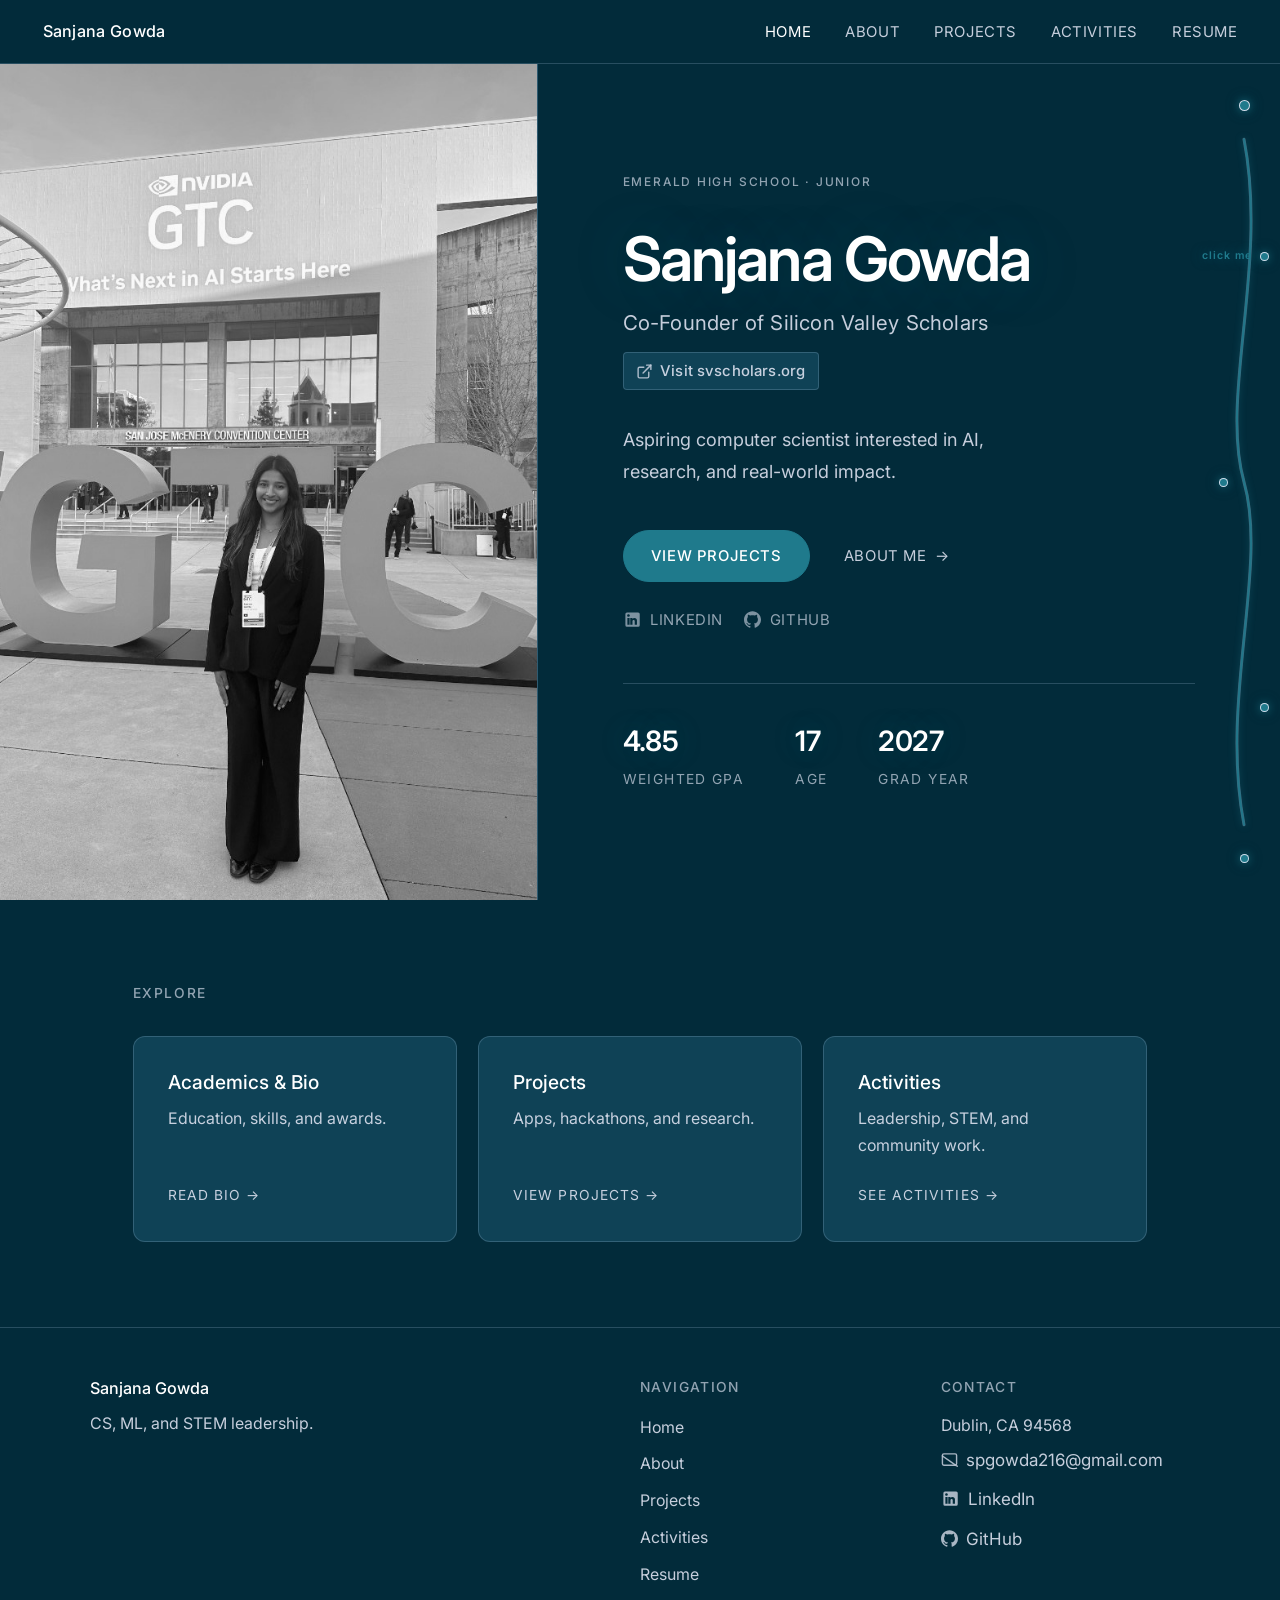
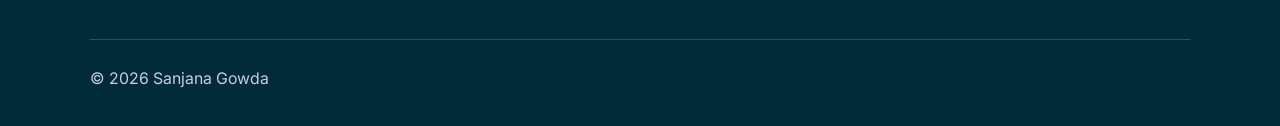
<file: index.html>
<!DOCTYPE html>
<html lang="en">
<head>
  <meta charset="UTF-8">
  <meta name="viewport" content="width=device-width, initial-scale=1.0">
  <title>Sanjana Gowda | Portfolio</title>
  <meta name="description" content="Sanjana Gowda's professional academic and computer science portfolio. Showcasing machine learning research, software apps, leadership, and accolades.">
  <link rel="stylesheet" href="css/style.css?v=4">
  <link rel="stylesheet" href="css/path-nav.css?v=3">
  <link rel="stylesheet" href="css/icons.css">
  <link rel="stylesheet" href="css/home.css?v=2">
</head>
<body class="home-page">

  <nav class="site-path-nav" id="site-path-nav" aria-label="Site navigation path">
    <svg class="site-path-svg" viewBox="0 0 100 1000" preserveAspectRatio="xMidYMid meet" aria-hidden="true">
      <path class="site-path-curve site-path-curve--bg" d="M 50 24 C 84 200, 16 380, 50 500 C 84 620, 16 800, 50 976" />
      <path class="site-path-curve site-path-curve--glow" d="M 50 24 C 84 200, 16 380, 50 500 C 84 620, 16 800, 50 976" />
    </svg>
    <p class="site-path-hint" id="site-path-hint" aria-hidden="true">click me</p>
    <ol class="site-path-stops">
      <li><a href="index.html" class="site-path-stop" style="--x: 50%; --y: 5%" aria-label="Home"><span class="site-path-ring" aria-hidden="true"></span><span class="site-path-ring site-path-ring--delay" aria-hidden="true"></span><span class="site-path-dot" aria-hidden="true"></span></a></li>
      <li><a href="about.html" class="site-path-stop" style="--x: 78%; --y: 23%" aria-label="About"><span class="site-path-ring" aria-hidden="true"></span><span class="site-path-ring site-path-ring--delay" aria-hidden="true"></span><span class="site-path-dot" aria-hidden="true"></span></a></li>
      <li><a href="projects.html" class="site-path-stop" style="--x: 22%; --y: 50%" aria-label="Projects"><span class="site-path-ring" aria-hidden="true"></span><span class="site-path-ring site-path-ring--delay" aria-hidden="true"></span><span class="site-path-dot" aria-hidden="true"></span></a></li>
      <li><a href="activities.html" class="site-path-stop" style="--x: 78%; --y: 77%" aria-label="Activities"><span class="site-path-ring" aria-hidden="true"></span><span class="site-path-ring site-path-ring--delay" aria-hidden="true"></span><span class="site-path-dot" aria-hidden="true"></span></a></li>
      <li><a href="resume.html" class="site-path-stop" style="--x: 50%; --y: 95%" aria-label="Resume"><span class="site-path-ring" aria-hidden="true"></span><span class="site-path-ring site-path-ring--delay" aria-hidden="true"></span><span class="site-path-dot" aria-hidden="true"></span></a></li>
    </ol>
  </nav>

  <header class="header-nav" id="main-header">
    <a href="index.html" class="logo" id="logo-home">Sanjana Gowda</a>
    <button class="nav-toggle" id="menu-toggle" aria-label="Toggle navigation menu">
      <span></span>
      <span></span>
      <span></span>
    </button>
    <ul class="nav-links" id="navigation-list">
      <li><a href="index.html" class="nav-link" id="nav-home">Home</a></li>
      <li><a href="about.html" class="nav-link" id="nav-about">About</a></li>
      <li><a href="projects.html" class="nav-link" id="nav-projects">Projects</a></li>
      <li><a href="activities.html" class="nav-link" id="nav-activities">Activities</a></li>
      <li><a href="resume.html" class="nav-link" id="nav-resume">Resume</a></li>
    </ul>
  </header>

  <main id="home-main-content">

    <section class="hero-split" id="hero-block">
      <div class="hero-photo">
        <img src="assets/profile.png" alt="Sanjana Gowda" id="img-avatar"
             onerror="this.style.display='none'; document.getElementById('photo-placeholder').style.display='flex';">
        <div class="hero-photo-placeholder" id="photo-placeholder" style="display:none;">Photo: assets/profile.png</div>
      </div>

      <div class="hero-content-panel">
        <p class="hero-eyebrow" id="txt-profile-school">Emerald High School · Junior</p>

        <div class="hero-heading">
          <h1>Sanjana Gowda</h1>
          <p class="hero-tagline">
            Co-Founder of Silicon Valley Scholars
            <a href="http://svscholars.org" target="_blank" rel="noopener" class="hero-tagline-btn link-with-icon">
              <svg class="link-icon" viewBox="0 0 24 24" fill="none" stroke="currentColor" stroke-width="2" stroke-linecap="round" stroke-linejoin="round" aria-hidden="true"><path d="M18 13v6a2 2 0 0 1-2 2H5a2 2 0 0 1-2-2V8a2 2 0 0 1 2-2h6"/><polyline points="15 3 21 3 21 9"/><line x1="10" y1="14" x2="21" y2="3"/></svg>
              Visit svscholars.org
            </a>
          </p>
        </div>

        <p class="hero-desc">
          Aspiring computer scientist interested in AI, research, and real-world impact.
        </p>

        <div class="hero-actions">
          <a href="projects.html" class="btn btn-primary" id="btn-explore-projects">View Projects</a>
          <a href="about.html" class="hero-link" id="btn-learn-about">About Me <span class="arrow">&rarr;</span></a>
        </div>

        <div class="hero-social">
          <a href="https://www.linkedin.com/in/sanjana-gowda-636a73354" target="_blank" rel="noopener" class="link-with-icon">
            <svg class="link-icon link-icon--linkedin" viewBox="0 0 24 24" fill="currentColor" aria-hidden="true"><path d="M19 3a2 2 0 0 1 2 2v14a2 2 0 0 1-2 2H5a2 2 0 0 1-2-2V5a2 2 0 0 1 2-2h14m-1.5 15.5v-5.3a3.26 3.26 0 0 0-3.26-3.26c-.85 0-1.84.52-2.32 1.3v-1.11h-2.79v8.37h2.79v-4.66c0-.77.62-1.4 1.39-1.4a1.4 1.4 0 0 1 1.4 1.4v4.66h2.79M6.88 8.56a1.68 1.68 0 0 0 1.68-1.68c0-.93-.75-1.69-1.68-1.69a1.69 1.69 0 0 0-1.69 1.69c0 .93.76 1.68 1.69 1.68m1.39 9.94v-8.37H5.5v8.37h2.77z"/></svg>
            LinkedIn
          </a>
          <a href="https://github.com/sanjugowda216" target="_blank" rel="noopener" class="link-with-icon">
            <svg class="link-icon" viewBox="0 0 24 24" fill="currentColor" aria-hidden="true"><path d="M12 .297c-6.63 0-12 5.373-12 12 0 5.303 3.438 9.8 8.205 11.385.6.113.82-.258.82-.577 0-.285-.01-1.04-.015-2.04-3.338.724-4.042-1.61-4.042-1.61C4.422 18.07 3.633 17.7 3.633 17.7c-1.087-.744.084-.729.084-.729 1.205.084 1.838 1.236 1.838 1.236 1.07 1.835 2.809 1.305 3.495.997.107-.775.418-1.305.762-1.604-2.665-.305-5.467-1.334-5.467-5.931 0-1.311.469-2.381 1.236-3.221-.124-.303-.535-1.524.117-3.176 0 0 1.008-.322 3.301 1.23.957-.266 1.983-.399 3.003-.404 1.02.005 2.047.138 3.006.404 2.291-1.552 3.297-1.23 3.297-1.23.653 1.653.242 2.874.118 3.176.77.84 1.235 1.911 1.235 3.221 0 4.609-2.807 5.624-5.479 5.921.43.372.823 1.102.823 2.222v3.293c0 .319.192.694.801.576 4.765-1.589 8.199-6.086 8.199-11.386 0-6.627-5.373-12-12-12"/></svg>
            GitHub
          </a>
        </div>

        <div class="hero-stats" id="profile-stats-container">
          <div class="hero-stat">
            <span class="val" id="stat-gpa">4.85</span>
            <span class="label">Weighted GPA</span>
          </div>
          <div class="hero-stat">
            <span class="val" id="stat-age">17</span>
            <span class="label">Age</span>
          </div>
          <div class="hero-stat">
            <span class="val" id="stat-grad">2027</span>
            <span class="label">Grad Year</span>
          </div>
        </div>

      </div>
    </section>

    <section class="explore-section" id="overview-grid-block">
      <h2 class="section-title" id="overview-header">Explore</h2>
      <div class="explore-grid">

        <a href="about.html" class="explore-card" id="card-path-about">
          <h3>Academics & Bio</h3>
          <p>Education, skills, and awards.</p>
          <span class="link">Read bio &rarr;</span>
        </a>

        <a href="projects.html" class="explore-card" id="card-path-projects">
          <h3>Projects</h3>
          <p>Apps, hackathons, and research.</p>
          <span class="link">View projects &rarr;</span>
        </a>

        <a href="activities.html" class="explore-card" id="card-path-activities">
          <h3>Activities</h3>
          <p>Leadership, STEM, and community work.</p>
          <span class="link">See activities &rarr;</span>
        </a>

      </div>
    </section>

  </main>

  <footer class="footer" id="main-footer">
    <div class="footer-content">
      <div class="footer-brand">
        <h3>Sanjana Gowda</h3>
        <p>CS, ML, and STEM leadership.</p>
      </div>
      <div class="footer-links">
        <h4>Navigation</h4>
        <ul>
          <li><a href="index.html">Home</a></li>
          <li><a href="about.html">About</a></li>
          <li><a href="projects.html">Projects</a></li>
          <li><a href="activities.html">Activities</a></li>
          <li><a href="resume.html">Resume</a></li>
        </ul>
      </div>
      <div class="footer-contact">
        <h4>Contact</h4>
        <p>Dublin, CA 94568</p>
        <ul class="contact-links">
          <li>
            <a href="mailto:spgowda216@gmail.com" class="link-with-icon">
              <svg class="link-icon" viewBox="0 0 24 24" fill="none" stroke="currentColor" stroke-width="2" stroke-linecap="round" stroke-linejoin="round" aria-hidden="true"><rect x="2" y="4" width="20" height="16" rx="2"/><path d="m2 7 10 7 10 7 22 7"/></svg>
              spgowda216@gmail.com
            </a>
          </li>
          <li>
            <a href="https://www.linkedin.com/in/sanjana-gowda-636a73354" target="_blank" rel="noopener" class="link-with-icon">
              <svg class="link-icon link-icon--linkedin" viewBox="0 0 24 24" fill="currentColor" aria-hidden="true"><path d="M19 3a2 2 0 0 1 2 2v14a2 2 0 0 1-2 2H5a2 2 0 0 1-2-2V5a2 2 0 0 1 2-2h14m-1.5 15.5v-5.3a3.26 3.26 0 0 0-3.26-3.26c-.85 0-1.84.52-2.32 1.3v-1.11h-2.79v8.37h2.79v-4.66c0-.77.62-1.4 1.39-1.4a1.4 1.4 0 0 1 1.4 1.4v4.66h2.79M6.88 8.56a1.68 1.68 0 0 0 1.68-1.68c0-.93-.75-1.69-1.68-1.69a1.69 1.69 0 0 0-1.69 1.69c0 .93.76 1.68 1.69 1.68m1.39 9.94v-8.37H5.5v8.37h2.77z"/></svg>
              LinkedIn
            </a>
          </li>
          <li>
            <a href="https://github.com/sanjugowda216" target="_blank" rel="noopener" class="link-with-icon">
              <svg class="link-icon" viewBox="0 0 24 24" fill="currentColor" aria-hidden="true"><path d="M12 .297c-6.63 0-12 5.373-12 12 0 5.303 3.438 9.8 8.205 11.385.6.113.82-.258.82-.577 0-.285-.01-1.04-.015-2.04-3.338.724-4.042-1.61-4.042-1.61C4.422 18.07 3.633 17.7 3.633 17.7c-1.087-.744.084-.729.084-.729 1.205.084 1.838 1.236 1.838 1.236 1.07 1.835 2.809 1.305 3.495.997.107-.775.418-1.305.762-1.604-2.665-.305-5.467-1.334-5.467-5.931 0-1.311.469-2.381 1.236-3.221-.124-.303-.535-1.524.117-3.176 0 0 1.008-.322 3.301 1.23.957-.266 1.983-.399 3.003-.404 1.02.005 2.047.138 3.006.404 2.291-1.552 3.297-1.23 3.297-1.23.653 1.653.242 2.874.118 3.176.77.84 1.235 1.911 1.235 3.221 0 4.609-2.807 5.624-5.479 5.921.43.372.823 1.102.823 2.222v3.293c0 .319.192.694.801.576 4.765-1.589 8.199-6.086 8.199-11.386 0-6.627-5.373-12-12-12"/></svg>
              GitHub
            </a>
          </li>
        </ul>
      </div>
    </div>
    <div class="footer-bottom">
      <p>&copy; 2026 Sanjana Gowda</p>
    </div>
  </footer>

  <script src="js/main.js?v=3"></script>
</body>
</html>
</file>
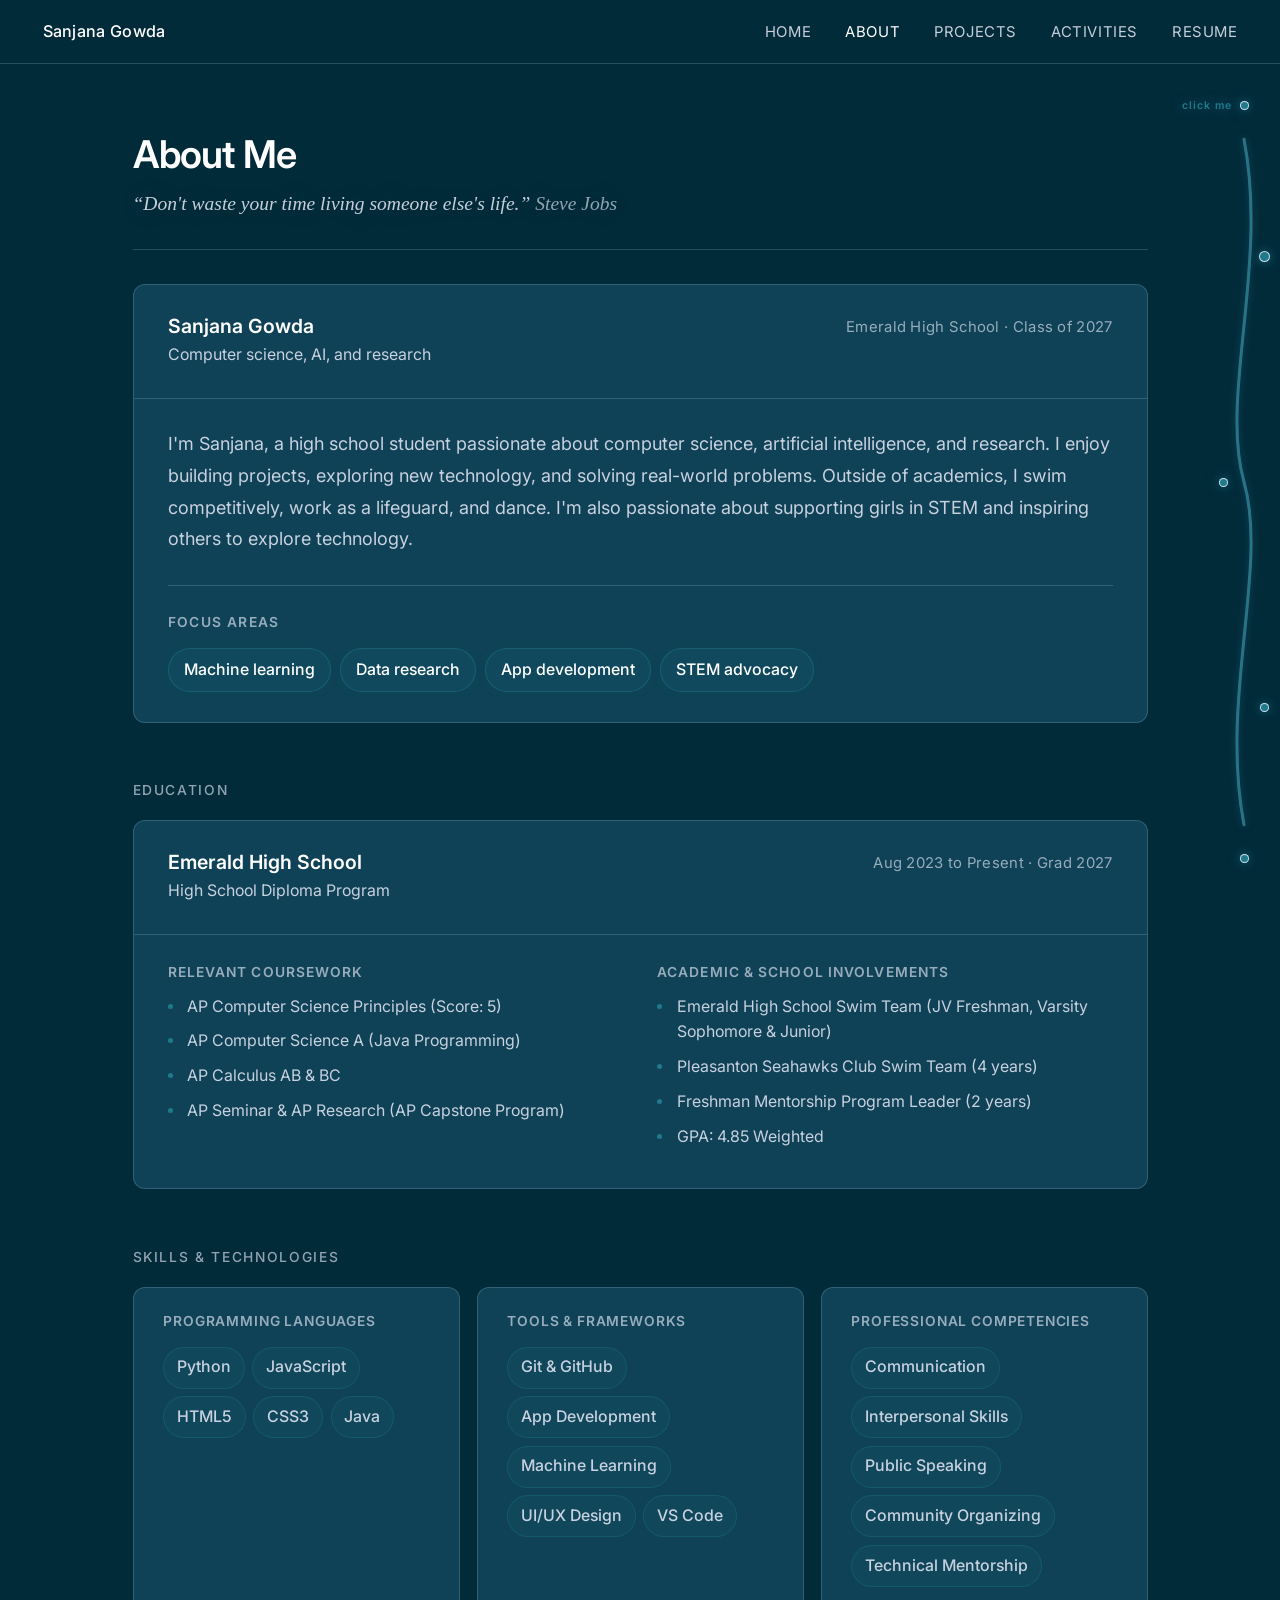
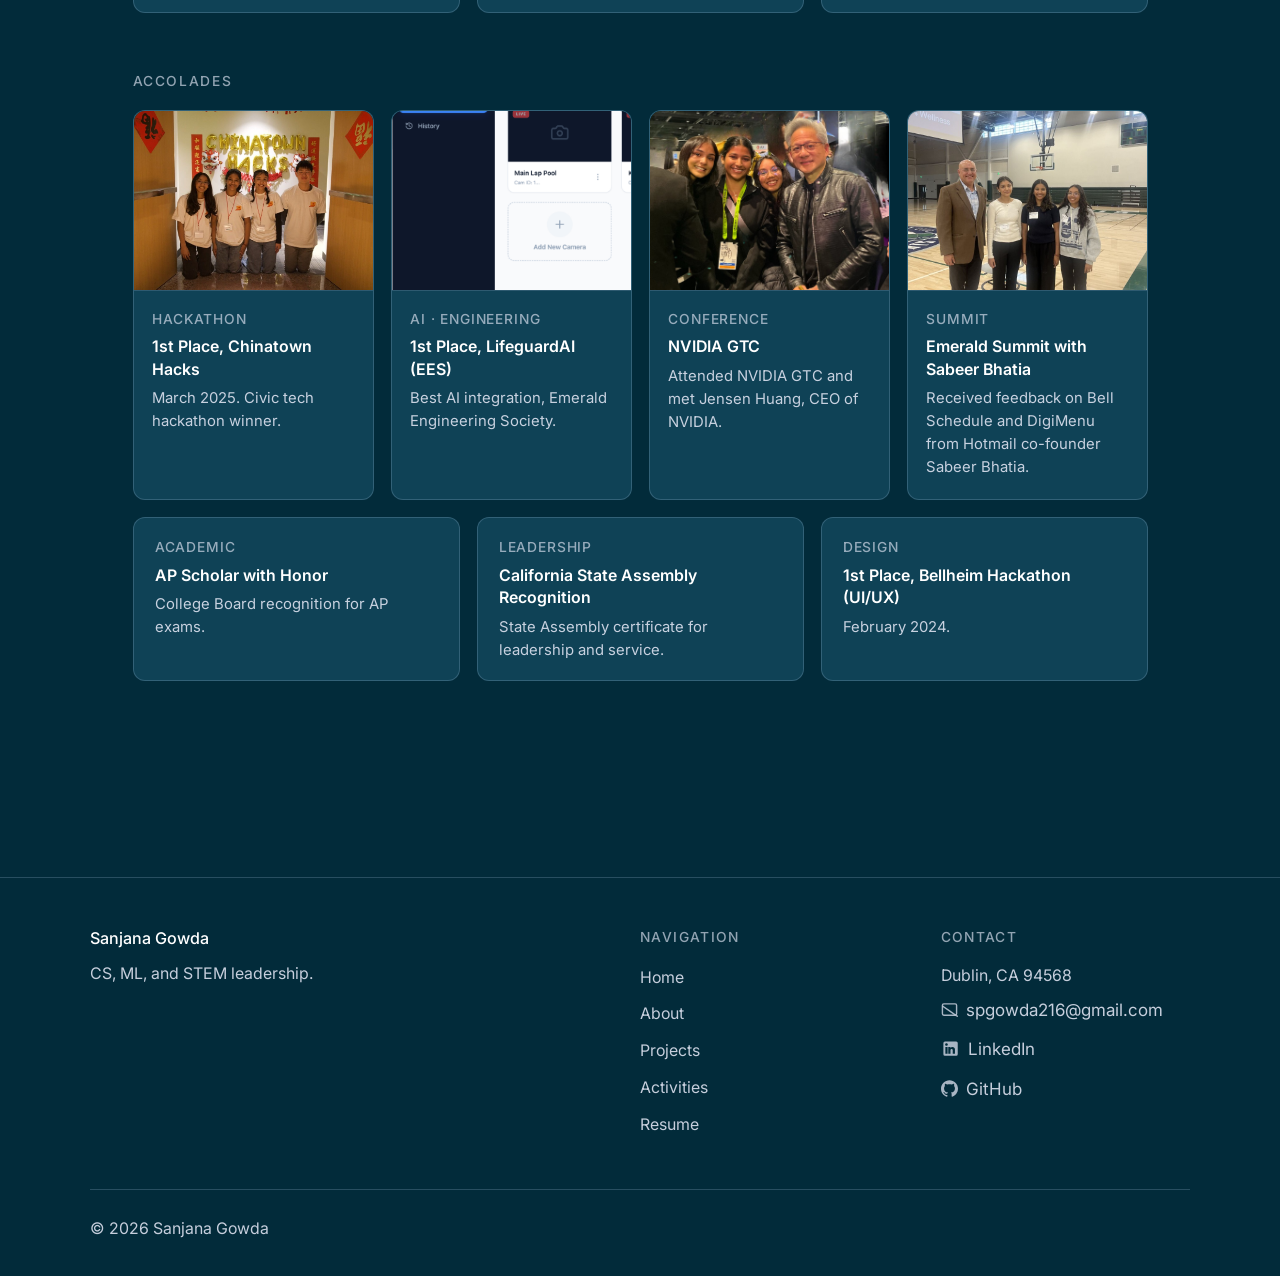
<file: about.html>
<!DOCTYPE html>
<html lang="en">
<head>
  <meta charset="UTF-8">
  <meta name="viewport" content="width=device-width, initial-scale=1.0">
  <title>About | Sanjana Gowda</title>
  <meta name="description" content="Learn more about Sanjana Gowda's background, education at Emerald High School, computer science skills, and academic achievements.">
  <link rel="stylesheet" href="css/style.css?v=4">
  <link rel="stylesheet" href="css/path-nav.css?v=3">
  <link rel="stylesheet" href="css/icons.css">
  <link rel="stylesheet" href="css/about.css?v=4">
</head>
<body class="page-about">

  <nav class="site-path-nav" id="site-path-nav" aria-label="Site navigation path">
    <svg class="site-path-svg" viewBox="0 0 100 1000" preserveAspectRatio="xMidYMid meet" aria-hidden="true">
      <path class="site-path-curve site-path-curve--bg" d="M 50 24 C 84 200, 16 380, 50 500 C 84 620, 16 800, 50 976" />
      <path class="site-path-curve site-path-curve--glow" d="M 50 24 C 84 200, 16 380, 50 500 C 84 620, 16 800, 50 976" />
    </svg>
    <p class="site-path-hint" id="site-path-hint" aria-hidden="true">click me</p>
    <ol class="site-path-stops">
      <li><a href="index.html" class="site-path-stop" style="--x: 50%; --y: 5%" aria-label="Home"><span class="site-path-ring" aria-hidden="true"></span><span class="site-path-ring site-path-ring--delay" aria-hidden="true"></span><span class="site-path-dot" aria-hidden="true"></span></a></li>
      <li><a href="about.html" class="site-path-stop" style="--x: 78%; --y: 23%" aria-label="About"><span class="site-path-ring" aria-hidden="true"></span><span class="site-path-ring site-path-ring--delay" aria-hidden="true"></span><span class="site-path-dot" aria-hidden="true"></span></a></li>
      <li><a href="projects.html" class="site-path-stop" style="--x: 22%; --y: 50%" aria-label="Projects"><span class="site-path-ring" aria-hidden="true"></span><span class="site-path-ring site-path-ring--delay" aria-hidden="true"></span><span class="site-path-dot" aria-hidden="true"></span></a></li>
      <li><a href="activities.html" class="site-path-stop" style="--x: 78%; --y: 77%" aria-label="Activities"><span class="site-path-ring" aria-hidden="true"></span><span class="site-path-ring site-path-ring--delay" aria-hidden="true"></span><span class="site-path-dot" aria-hidden="true"></span></a></li>
      <li><a href="resume.html" class="site-path-stop" style="--x: 50%; --y: 95%" aria-label="Resume"><span class="site-path-ring" aria-hidden="true"></span><span class="site-path-ring site-path-ring--delay" aria-hidden="true"></span><span class="site-path-dot" aria-hidden="true"></span></a></li>
    </ol>
  </nav>

  <header class="header-nav" id="main-header">
    <a href="index.html" class="logo" id="logo-home">Sanjana Gowda</a>
    <button class="nav-toggle" id="menu-toggle" aria-label="Toggle navigation menu">
      <span></span>
      <span></span>
      <span></span>
    </button>
    <ul class="nav-links" id="navigation-list">
      <li><a href="index.html" class="nav-link" id="nav-home">Home</a></li>
      <li><a href="about.html" class="nav-link" id="nav-about">About</a></li>
      <li><a href="projects.html" class="nav-link" id="nav-projects">Projects</a></li>
      <li><a href="activities.html" class="nav-link" id="nav-activities">Activities</a></li>
      <li><a href="resume.html" class="nav-link" id="nav-resume">Resume</a></li>
    </ul>
  </header>

  <main class="container animate-fade-in" id="about-main-content">

    <section class="about-section" id="bio-section">
      <div class="about-hero">
        <h1 id="about-title-header">About Me</h1>
        <p class="about-subheading">&ldquo;Don't waste your time living someone else's life.&rdquo; <span class="about-subheading-cite">Steve Jobs</span></p>
      </div>

      <div class="glass-card about-bio-card">
        <div class="about-bio-header">
          <div class="about-bio-heading">
            <h3>Sanjana Gowda</h3>
            <p>Computer science, AI, and research</p>
          </div>
          <span class="about-bio-meta">Emerald High School · Class of 2027</span>
        </div>

        <div class="about-bio-body">
          <p class="about-bio-text">
            I'm Sanjana, a high school student passionate about computer science, artificial intelligence, and research. I enjoy building projects, exploring new technology, and solving real-world problems. Outside of academics, I swim competitively, work as a lifeguard, and dance. I'm also passionate about supporting girls in STEM and inspiring others to explore technology.
          </p>

          <div class="about-focus">
            <p class="about-focus-label">Focus areas</p>
            <div class="about-focus-tags">
              <span class="about-focus-pill">Machine learning</span>
              <span class="about-focus-pill">Data research</span>
              <span class="about-focus-pill">App development</span>
              <span class="about-focus-pill">STEM advocacy</span>
            </div>
          </div>
        </div>
      </div>
    </section>

    <section class="education-section" id="education-section-block">
      <h2 class="section-title">Education</h2>
      <div class="glass-card education-card" id="card-education-details">
        <div class="edu-header">
          <div class="edu-school">
            <h3>Emerald High School</h3>
            <p>High School Diploma Program</p>
          </div>
          <span class="edu-date">Aug 2023 to Present · Grad 2027</span>
        </div>

        <div class="edu-details">
          <div id="col-courses">
            <h4>Relevant Coursework</h4>
            <ul class="edu-list">
              <li>AP Computer Science Principles (Score: 5)</li>
              <li>AP Computer Science A (Java Programming)</li>
              <li>AP Calculus AB & BC</li>
              <li>AP Seminar & AP Research (AP Capstone Program)</li>
            </ul>
          </div>
          <div id="col-extracurriculars">
            <h4>Academic & School Involvements</h4>
            <ul class="edu-list">
              <li>Emerald High School Swim Team (JV Freshman, Varsity Sophomore & Junior)</li>
              <li>Pleasanton Seahawks Club Swim Team (4 years)</li>
              <li>Freshman Mentorship Program Leader (2 years)</li>
              <li>GPA: 4.85 Weighted</li>
            </ul>
          </div>
        </div>
      </div>
    </section>

    <section class="skills-section" id="skills-section-block">
      <h2 class="section-title" id="skills-header">Skills & Technologies</h2>
      <div class="skills-container">

        <div class="glass-card skills-category" id="skills-languages">
          <h3>Programming Languages</h3>
          <ul class="skills-list">
            <li class="skill-tag">Python</li>
            <li class="skill-tag">JavaScript</li>
            <li class="skill-tag">HTML5</li>
            <li class="skill-tag">CSS3</li>
            <li class="skill-tag">Java</li>
          </ul>
        </div>

        <div class="glass-card skills-category" id="skills-tools">
          <h3>Tools & Frameworks</h3>
          <ul class="skills-list">
            <li class="skill-tag">Git & GitHub</li>
            <li class="skill-tag">App Development</li>
            <li class="skill-tag">Machine Learning</li>
            <li class="skill-tag">UI/UX Design</li>
            <li class="skill-tag">VS Code</li>
          </ul>
        </div>

        <div class="glass-card skills-category" id="skills-soft">
          <h3>Professional Competencies</h3>
          <ul class="skills-list">
            <li class="skill-tag">Communication</li>
            <li class="skill-tag">Interpersonal Skills</li>
            <li class="skill-tag">Public Speaking</li>
            <li class="skill-tag">Community Organizing</li>
            <li class="skill-tag">Technical Mentorship</li>
          </ul>
        </div>

      </div>
    </section>

    <section class="awards-section" id="awards-section-block">
      <h2 class="section-title" id="awards-header">Accolades</h2>
      <div class="awards-layout">

        <div class="awards-photo-grid">
          <article class="award-card award-card--photo" id="award-hackathon-china">
            <div class="award-card-media">
              <img src="assets/accolades/chinatown-hacks.jpg" alt="1st Place Chinatown Hacks" class="award-card-img">
            </div>
            <div class="award-card-body">
              <span class="award-card-tag">Hackathon</span>
              <h4>1st Place, Chinatown Hacks</h4>
              <p>March 2025. Civic tech hackathon winner.</p>
            </div>
          </article>

          <article class="award-card award-card--photo" id="award-lifeguard-ai">
            <div class="award-card-media">
              <img src="assets/accolades/lifeguard-ai.jpg" alt="LifeguardAI, Emerald Engineering Society" class="award-card-img">
            </div>
            <div class="award-card-body">
              <span class="award-card-tag">AI · Engineering</span>
              <h4>1st Place, LifeguardAI (EES)</h4>
              <p>Best AI integration, Emerald Engineering Society.</p>
            </div>
          </article>

          <article class="award-card award-card--photo" id="award-nvidia-gtc">
            <div class="award-card-media">
              <img src="assets/accolades/nvidia-gtc.jpg" alt="NVIDIA GTC with Jensen Huang" class="award-card-img">
            </div>
            <div class="award-card-body">
              <span class="award-card-tag">Conference</span>
              <h4>NVIDIA GTC</h4>
              <p>Attended NVIDIA GTC and met Jensen Huang, CEO of NVIDIA.</p>
            </div>
          </article>

          <article class="award-card award-card--photo" id="award-emerald-summit">
            <div class="award-card-media">
              <img src="assets/accolades/emerald-summit.jpg" alt="With Sabeer Bhatia at Emerald High School Summit" class="award-card-img">
            </div>
            <div class="award-card-body">
              <span class="award-card-tag">Summit</span>
              <h4>Emerald Summit with Sabeer Bhatia</h4>
              <p>Received feedback on Bell Schedule and DigiMenu from Hotmail co-founder Sabeer Bhatia.</p>
            </div>
          </article>

        </div>

        <div class="awards-text-row">
          <article class="award-card award-card--compact" id="award-ap-scholar">
            <span class="award-card-tag">Academic</span>
            <h4>AP Scholar with Honor</h4>
            <p>College Board recognition for AP exams.</p>
          </article>

          <article class="award-card award-card--compact" id="award-state-recognition">
            <span class="award-card-tag">Leadership</span>
            <h4>California State Assembly Recognition</h4>
            <p>State Assembly certificate for leadership and service.</p>
          </article>

          <article class="award-card award-card--compact" id="award-hackathon-bellheim">
            <span class="award-card-tag">Design</span>
            <h4>1st Place, Bellheim Hackathon (UI/UX)</h4>
            <p>February 2024.</p>
          </article>
        </div>

      </div>
    </section>

  </main>

  <footer class="footer" id="main-footer">
    <div class="footer-content">
      <div class="footer-brand">
        <h3>Sanjana Gowda</h3>
        <p>CS, ML, and STEM leadership.</p>
      </div>
      <div class="footer-links">
        <h4>Navigation</h4>
        <ul>
          <li><a href="index.html">Home</a></li>
          <li><a href="about.html">About</a></li>
          <li><a href="projects.html">Projects</a></li>
          <li><a href="activities.html">Activities</a></li>
          <li><a href="resume.html">Resume</a></li>
        </ul>
      </div>
      <div class="footer-contact">
        <h4>Contact</h4>
        <p>Dublin, CA 94568</p>
        <ul class="contact-links">
          <li><a href="mailto:spgowda216@gmail.com" class="link-with-icon"><svg class="link-icon" viewBox="0 0 24 24" fill="none" stroke="currentColor" stroke-width="2" aria-hidden="true"><rect x="2" y="4" width="20" height="16" rx="2"/><path d="m2 7 10 7 10 7 22 7"/></svg>spgowda216@gmail.com</a></li>
          <li><a href="https://www.linkedin.com/in/sanjana-gowda-636a73354" target="_blank" rel="noopener" class="link-with-icon"><svg class="link-icon link-icon--linkedin" viewBox="0 0 24 24" fill="currentColor" aria-hidden="true"><path d="M19 3a2 2 0 0 1 2 2v14a2 2 0 0 1-2 2H5a2 2 0 0 1-2-2V5a2 2 0 0 1 2-2h14m-1.5 15.5v-5.3a3.26 3.26 0 0 0-3.26-3.26c-.85 0-1.84.52-2.32 1.3v-1.11h-2.79v8.37h2.79v-4.66c0-.77.62-1.4 1.39-1.4a1.4 1.4 0 0 1 1.4 1.4v4.66h2.79M6.88 8.56a1.68 1.68 0 0 0 1.68-1.68c0-.93-.75-1.69-1.68-1.69a1.69 1.69 0 0 0-1.69 1.69c0 .93.76 1.68 1.69 1.68m1.39 9.94v-8.37H5.5v8.37h2.77z"/></svg>LinkedIn</a></li>
          <li><a href="https://github.com/sanjugowda216" target="_blank" rel="noopener" class="link-with-icon"><svg class="link-icon" viewBox="0 0 24 24" fill="currentColor" aria-hidden="true"><path d="M12 .297c-6.63 0-12 5.373-12 12 0 5.303 3.438 9.8 8.205 11.385.6.113.82-.258.82-.577 0-.285-.01-1.04-.015-2.04-3.338.724-4.042-1.61-4.042-1.61C4.422 18.07 3.633 17.7 3.633 17.7c-1.087-.744.084-.729.084-.729 1.205.084 1.838 1.236 1.838 1.236 1.07 1.835 2.809 1.305 3.495.997.107-.775.418-1.305.762-1.604-2.665-.305-5.467-1.334-5.467-5.931 0-1.311.469-2.381 1.236-3.221-.124-.303-.535-1.524.117-3.176 0 0 1.008-.322 3.301 1.23.957-.266 1.983-.399 3.003-.404 1.02.005 2.047.138 3.006.404 2.291-1.552 3.297-1.23 3.297-1.23.653 1.653.242 2.874.118 3.176.77.84 1.235 1.911 1.235 3.221 0 4.609-2.807 5.624-5.479 5.921.43.372.823 1.102.823 2.222v3.293c0 .319.192.694.801.576 4.765-1.589 8.199-6.086 8.199-11.386 0-6.627-5.373-12-12-12"/></svg>GitHub</a></li>
        </ul>
      </div>
    </div>
    <div class="footer-bottom">
      <p>&copy; 2026 Sanjana Gowda</p>
    </div>
  </footer>

  <script src="js/main.js?v=3"></script>
</body>
</html>
</file>
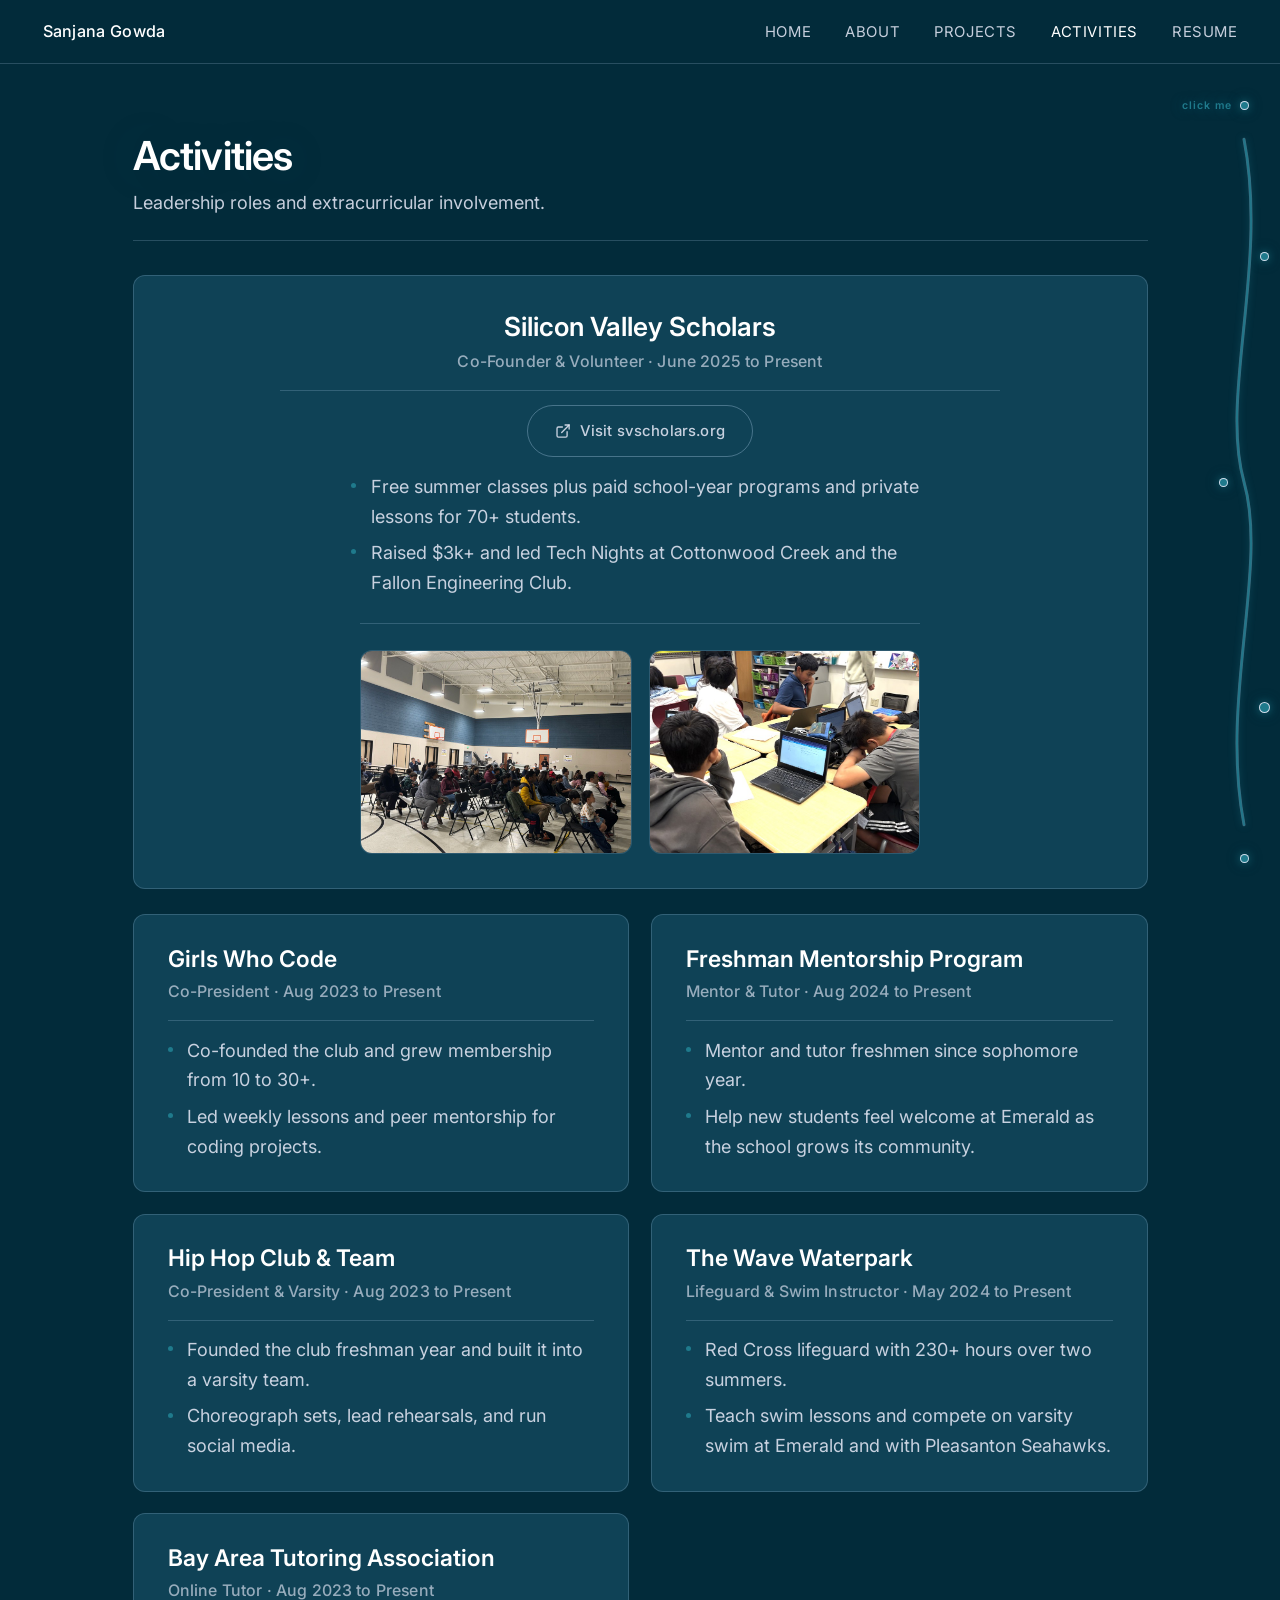
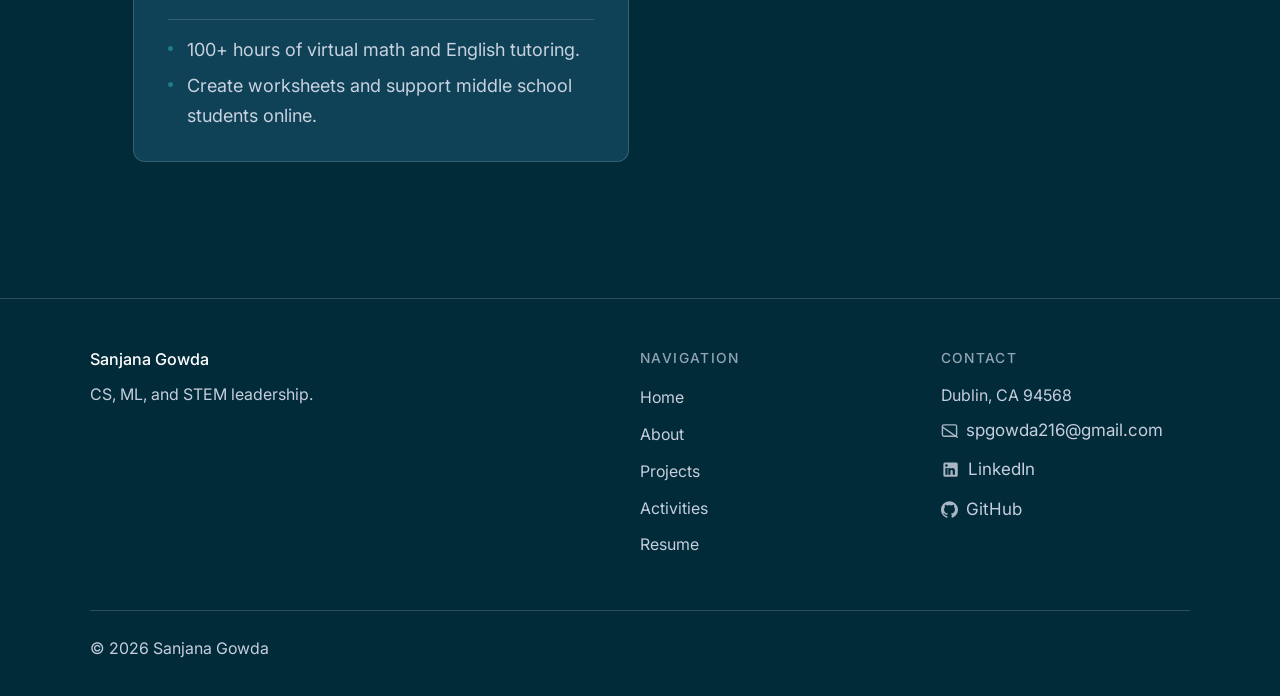
<file: activities.html>
<!DOCTYPE html>
<html lang="en">
<head>
  <meta charset="UTF-8">
  <meta name="viewport" content="width=device-width, initial-scale=1.0">
  <title>Activities | Sanjana Gowda</title>
  <meta name="description" content="Discover Sanjana Gowda's leadership roles and extracurricular involvements, including Silicon Valley Scholars, Girls Who Code, and Varsity Dance.">
  <link rel="stylesheet" href="css/style.css?v=4">
  <link rel="stylesheet" href="css/path-nav.css?v=3">
  <link rel="stylesheet" href="css/icons.css">
  <link rel="stylesheet" href="css/activities.css?v=2">
</head>
<body class="page-activities">

  <nav class="site-path-nav" id="site-path-nav" aria-label="Site navigation path">
    <svg class="site-path-svg" viewBox="0 0 100 1000" preserveAspectRatio="xMidYMid meet" aria-hidden="true">
      <path class="site-path-curve site-path-curve--bg" d="M 50 24 C 84 200, 16 380, 50 500 C 84 620, 16 800, 50 976" />
      <path class="site-path-curve site-path-curve--glow" d="M 50 24 C 84 200, 16 380, 50 500 C 84 620, 16 800, 50 976" />
    </svg>
    <p class="site-path-hint" id="site-path-hint" aria-hidden="true">click me</p>
    <ol class="site-path-stops">
      <li><a href="index.html" class="site-path-stop" style="--x: 50%; --y: 5%" aria-label="Home"><span class="site-path-ring" aria-hidden="true"></span><span class="site-path-ring site-path-ring--delay" aria-hidden="true"></span><span class="site-path-dot" aria-hidden="true"></span></a></li>
      <li><a href="about.html" class="site-path-stop" style="--x: 78%; --y: 23%" aria-label="About"><span class="site-path-ring" aria-hidden="true"></span><span class="site-path-ring site-path-ring--delay" aria-hidden="true"></span><span class="site-path-dot" aria-hidden="true"></span></a></li>
      <li><a href="projects.html" class="site-path-stop" style="--x: 22%; --y: 50%" aria-label="Projects"><span class="site-path-ring" aria-hidden="true"></span><span class="site-path-ring site-path-ring--delay" aria-hidden="true"></span><span class="site-path-dot" aria-hidden="true"></span></a></li>
      <li><a href="activities.html" class="site-path-stop" style="--x: 78%; --y: 77%" aria-label="Activities"><span class="site-path-ring" aria-hidden="true"></span><span class="site-path-ring site-path-ring--delay" aria-hidden="true"></span><span class="site-path-dot" aria-hidden="true"></span></a></li>
      <li><a href="resume.html" class="site-path-stop" style="--x: 50%; --y: 95%" aria-label="Resume"><span class="site-path-ring" aria-hidden="true"></span><span class="site-path-ring site-path-ring--delay" aria-hidden="true"></span><span class="site-path-dot" aria-hidden="true"></span></a></li>
    </ol>
  </nav>

  <header class="header-nav" id="main-header">
    <a href="index.html" class="logo" id="logo-home">Sanjana Gowda</a>
    <button class="nav-toggle" id="menu-toggle" aria-label="Toggle navigation menu">
      <span></span>
      <span></span>
      <span></span>
    </button>
    <ul class="nav-links" id="navigation-list">
      <li><a href="index.html" class="nav-link" id="nav-home">Home</a></li>
      <li><a href="about.html" class="nav-link" id="nav-about">About</a></li>
      <li><a href="projects.html" class="nav-link" id="nav-projects">Projects</a></li>
      <li><a href="activities.html" class="nav-link" id="nav-activities">Activities</a></li>
      <li><a href="resume.html" class="nav-link" id="nav-resume">Resume</a></li>
    </ul>
  </header>

  <main class="container animate-fade-in" id="activities-main-content">

    <header class="page-header">
      <h1 id="activities-title-header">Activities</h1>
      <p>Leadership roles and extracurricular involvement.</p>
    </header>

    <div class="activities-layout" id="activities-cards-container">

      <article class="glass-card activity-card activity-featured" id="activity-sv-scholars">
        <div class="activity-featured-inner">
          <header class="activity-header activity-header--featured">
            <h3 class="activity-org">
              <a href="http://svscholars.org/about" target="_blank" rel="noopener" class="activity-org-link">Silicon Valley Scholars</a>
            </h3>
            <p class="activity-role">Co-Founder &amp; Volunteer · June 2025 to Present</p>
          </header>

          <a href="http://svscholars.org" target="_blank" rel="noopener" class="btn btn-secondary activity-site-link link-with-icon">
            <svg class="btn-icon" viewBox="0 0 24 24" fill="none" stroke="currentColor" stroke-width="2" stroke-linecap="round" stroke-linejoin="round" aria-hidden="true"><path d="M18 13v6a2 2 0 0 1-2 2H5a2 2 0 0 1-2-2V8a2 2 0 0 1 2-2h6"/><polyline points="15 3 21 3 21 9"/><line x1="10" y1="14" x2="21" y2="3"/></svg>
            Visit svscholars.org
          </a>
          <ul class="activity-bullets activity-bullets--centered">
            <li>Free summer classes plus paid school-year programs and private lessons for 70+ students.</li>
            <li>Raised $3k+ and led Tech Nights at Cottonwood Creek and the Fallon Engineering Club.</li>
          </ul>

          <div class="activity-photos">
            <figure class="activity-photo">
              <img src="assets/sv-scholars/tech-night-2.jpg" alt="Tech Night at Cottonwood Creek K-8">
            </figure>
            <figure class="activity-photo">
              <img src="assets/sv-scholars/engineering-2.jpg" alt="Fallon Engineering Club session">
            </figure>
          </div>
        </div>
      </article>

      <div class="activities-grid">

      <article class="glass-card activity-card" id="activity-girls-who-code">
        <div class="activity-header">
          <h3 class="activity-org">Girls Who Code</h3>
          <p class="activity-role">Co-President · Aug 2023 to Present</p>
        </div>
        <ul class="activity-bullets">
          <li>Co-founded the club and grew membership from 10 to 30+.</li>
          <li>Led weekly lessons and peer mentorship for coding projects.</li>
        </ul>
      </article>

      <article class="glass-card activity-card" id="activity-freshman-mentorship">
        <div class="activity-header">
          <h3 class="activity-org">Freshman Mentorship Program</h3>
          <p class="activity-role">Mentor &amp; Tutor · Aug 2024 to Present</p>
        </div>
        <ul class="activity-bullets">
          <li>Mentor and tutor freshmen since sophomore year.</li>
          <li>Help new students feel welcome at Emerald as the school grows its community.</li>
        </ul>
      </article>

      <article class="glass-card activity-card" id="activity-hip-hop">
        <div class="activity-header">
          <h3 class="activity-org">Hip Hop Club &amp; Team</h3>
          <p class="activity-role">Co-President &amp; Varsity · Aug 2023 to Present</p>
        </div>
        <ul class="activity-bullets">
          <li>Founded the club freshman year and built it into a varsity team.</li>
          <li>Choreograph sets, lead rehearsals, and run social media.</li>
        </ul>
      </article>

      <article class="glass-card activity-card" id="activity-lifeguarding">
        <div class="activity-header">
          <h3 class="activity-org">The Wave Waterpark</h3>
          <p class="activity-role">Lifeguard &amp; Swim Instructor · May 2024 to Present</p>
        </div>
        <ul class="activity-bullets">
          <li>Red Cross lifeguard with 230+ hours over two summers.</li>
          <li>Teach swim lessons and compete on varsity swim at Emerald and with Pleasanton Seahawks.</li>
        </ul>
      </article>

      <article class="glass-card activity-card" id="activity-tutoring">
        <div class="activity-header">
          <h3 class="activity-org">Bay Area Tutoring Association</h3>
          <p class="activity-role">Online Tutor · Aug 2023 to Present</p>
        </div>
        <ul class="activity-bullets">
          <li>100+ hours of virtual math and English tutoring.</li>
          <li>Create worksheets and support middle school students online.</li>
        </ul>
      </article>

      </div>
    </div>

  </main>

  <footer class="footer" id="main-footer">
    <div class="footer-content">
      <div class="footer-brand">
        <h3>Sanjana Gowda</h3>
        <p>CS, ML, and STEM leadership.</p>
      </div>
      <div class="footer-links">
        <h4>Navigation</h4>
        <ul>
          <li><a href="index.html">Home</a></li>
          <li><a href="about.html">About</a></li>
          <li><a href="projects.html">Projects</a></li>
          <li><a href="activities.html">Activities</a></li>
          <li><a href="resume.html">Resume</a></li>
        </ul>
      </div>
      <div class="footer-contact">
        <h4>Contact</h4>
        <p>Dublin, CA 94568</p>
        <ul class="contact-links">
          <li><a href="mailto:spgowda216@gmail.com" class="link-with-icon"><svg class="link-icon" viewBox="0 0 24 24" fill="none" stroke="currentColor" stroke-width="2" aria-hidden="true"><rect x="2" y="4" width="20" height="16" rx="2"/><path d="m2 7 10 7 10 7 22 7"/></svg>spgowda216@gmail.com</a></li>
          <li><a href="https://www.linkedin.com/in/sanjana-gowda-636a73354" target="_blank" rel="noopener" class="link-with-icon"><svg class="link-icon link-icon--linkedin" viewBox="0 0 24 24" fill="currentColor" aria-hidden="true"><path d="M19 3a2 2 0 0 1 2 2v14a2 2 0 0 1-2 2H5a2 2 0 0 1-2-2V5a2 2 0 0 1 2-2h14m-1.5 15.5v-5.3a3.26 3.26 0 0 0-3.26-3.26c-.85 0-1.84.52-2.32 1.3v-1.11h-2.79v8.37h2.79v-4.66c0-.77.62-1.4 1.39-1.4a1.4 1.4 0 0 1 1.4 1.4v4.66h2.79M6.88 8.56a1.68 1.68 0 0 0 1.68-1.68c0-.93-.75-1.69-1.68-1.69a1.69 1.69 0 0 0-1.69 1.69c0 .93.76 1.68 1.69 1.68m1.39 9.94v-8.37H5.5v8.37h2.77z"/></svg>LinkedIn</a></li>
          <li><a href="https://github.com/sanjugowda216" target="_blank" rel="noopener" class="link-with-icon"><svg class="link-icon" viewBox="0 0 24 24" fill="currentColor" aria-hidden="true"><path d="M12 .297c-6.63 0-12 5.373-12 12 0 5.303 3.438 9.8 8.205 11.385.6.113.82-.258.82-.577 0-.285-.01-1.04-.015-2.04-3.338.724-4.042-1.61-4.042-1.61C4.422 18.07 3.633 17.7 3.633 17.7c-1.087-.744.084-.729.084-.729 1.205.084 1.838 1.236 1.838 1.236 1.07 1.835 2.809 1.305 3.495.997.107-.775.418-1.305.762-1.604-2.665-.305-5.467-1.334-5.467-5.931 0-1.311.469-2.381 1.236-3.221-.124-.303-.535-1.524.117-3.176 0 0 1.008-.322 3.301 1.23.957-.266 1.983-.399 3.003-.404 1.02.005 2.047.138 3.006.404 2.291-1.552 3.297-1.23 3.297-1.23.653 1.653.242 2.874.118 3.176.77.84 1.235 1.911 1.235 3.221 0 4.609-2.807 5.624-5.479 5.921.43.372.823 1.102.823 2.222v3.293c0 .319.192.694.801.576 4.765-1.589 8.199-6.086 8.199-11.386 0-6.627-5.373-12-12-12"/></svg>GitHub</a></li>
        </ul>
      </div>
    </div>
    <div class="footer-bottom">
      <p>&copy; 2026 Sanjana Gowda</p>
    </div>
  </footer>

  <script src="js/main.js?v=3"></script>
</body>
</html>
</file>
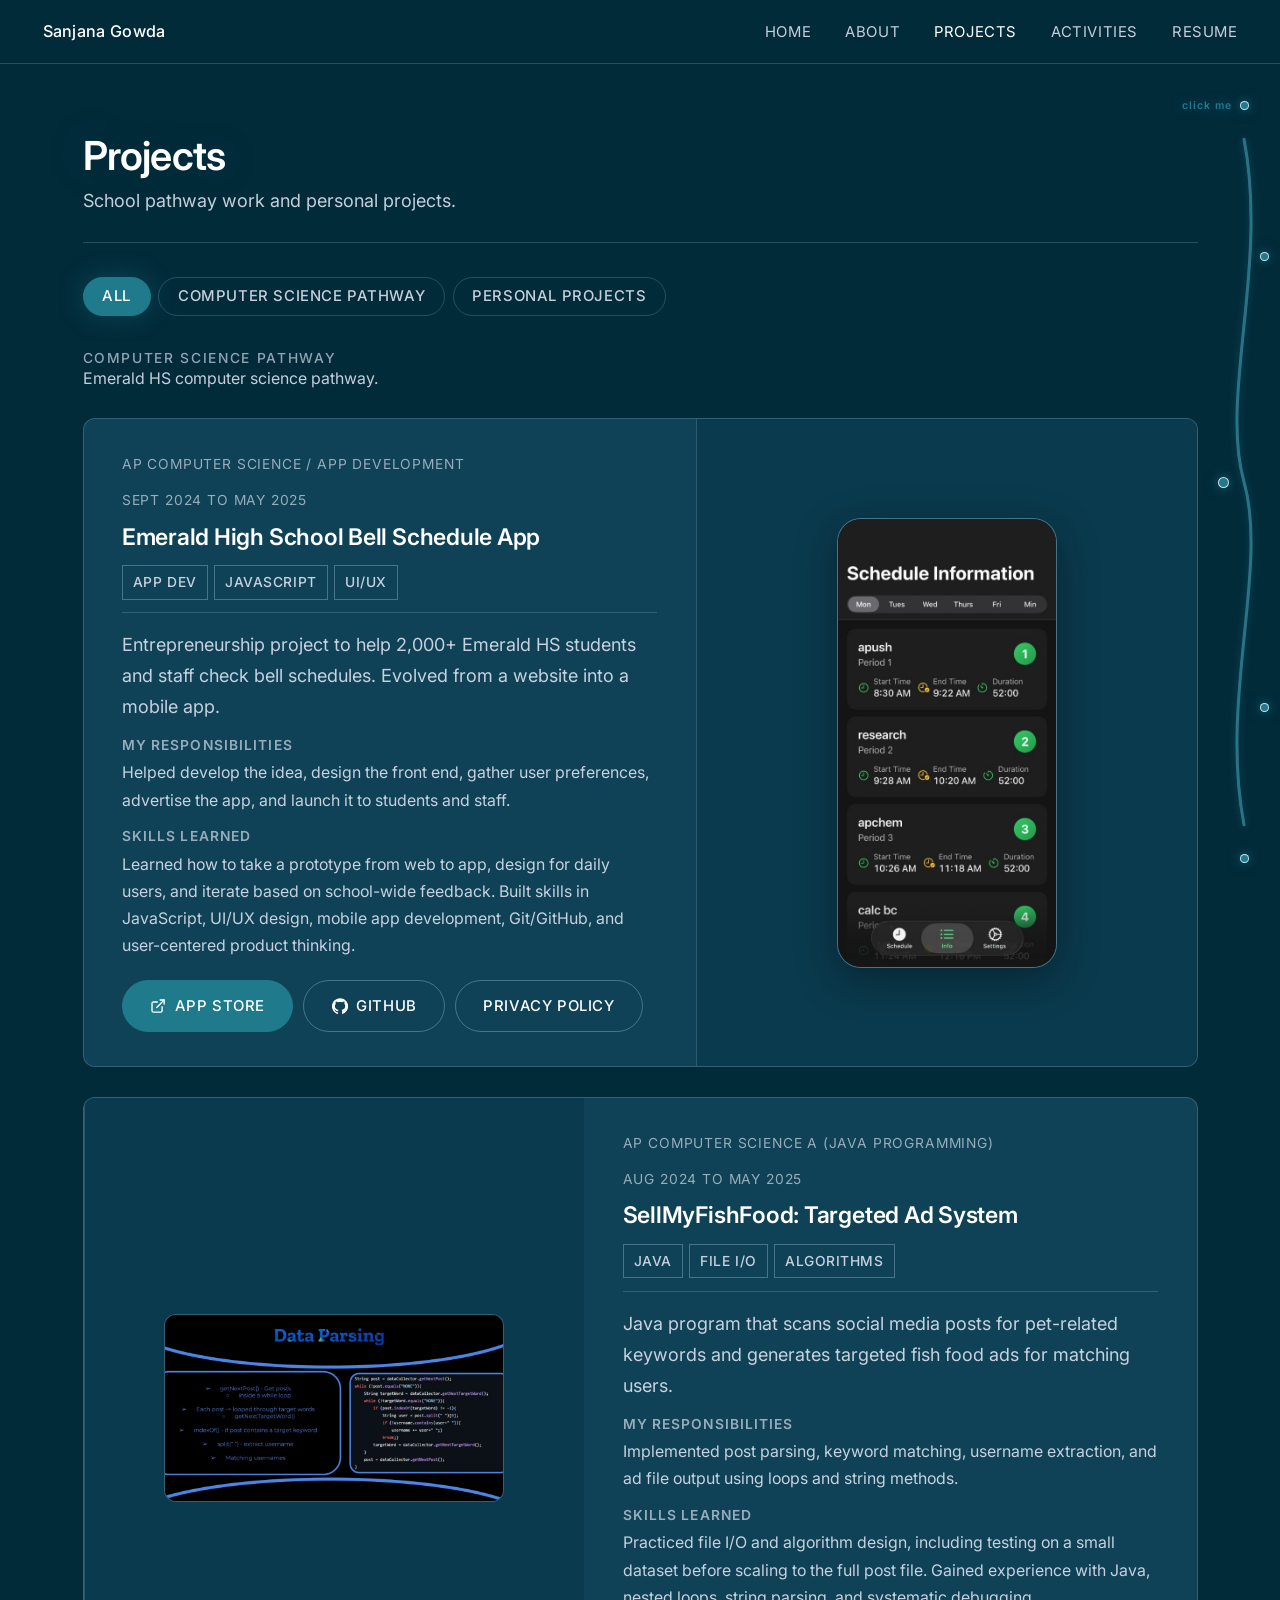
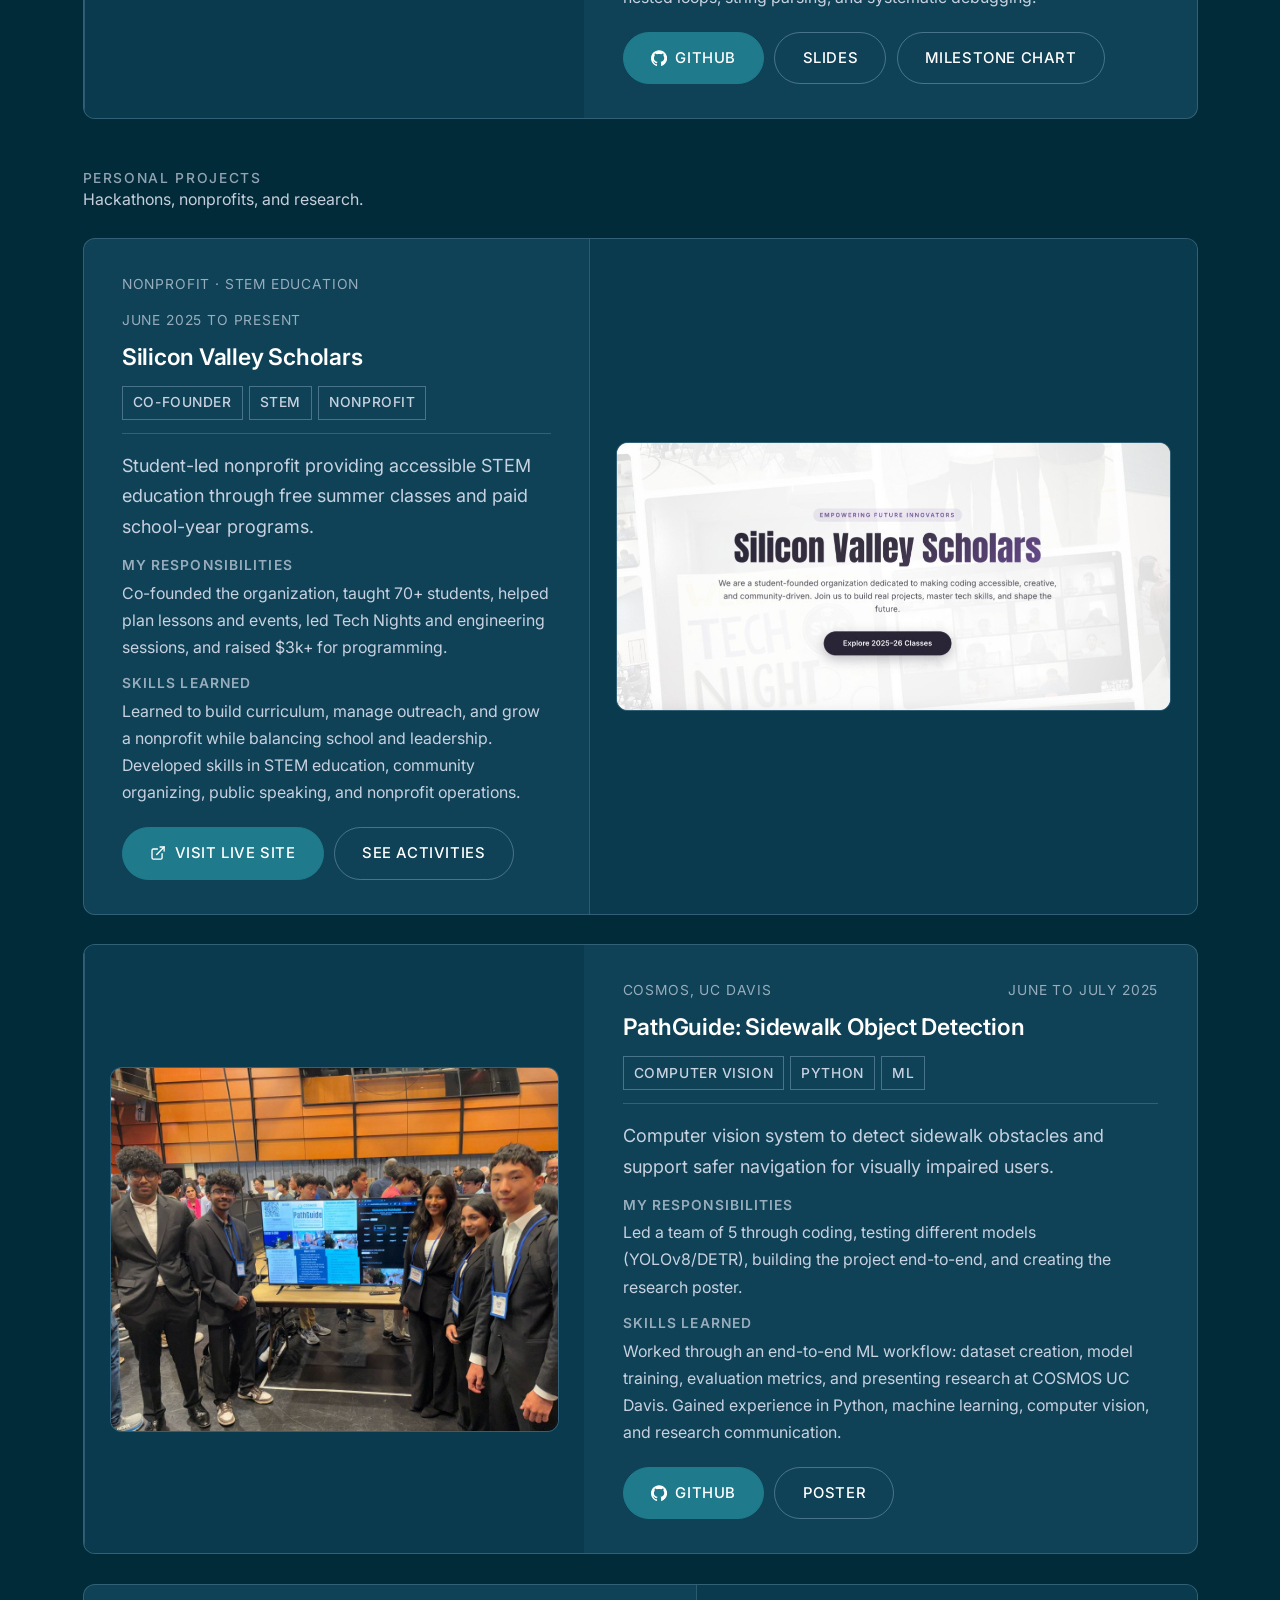
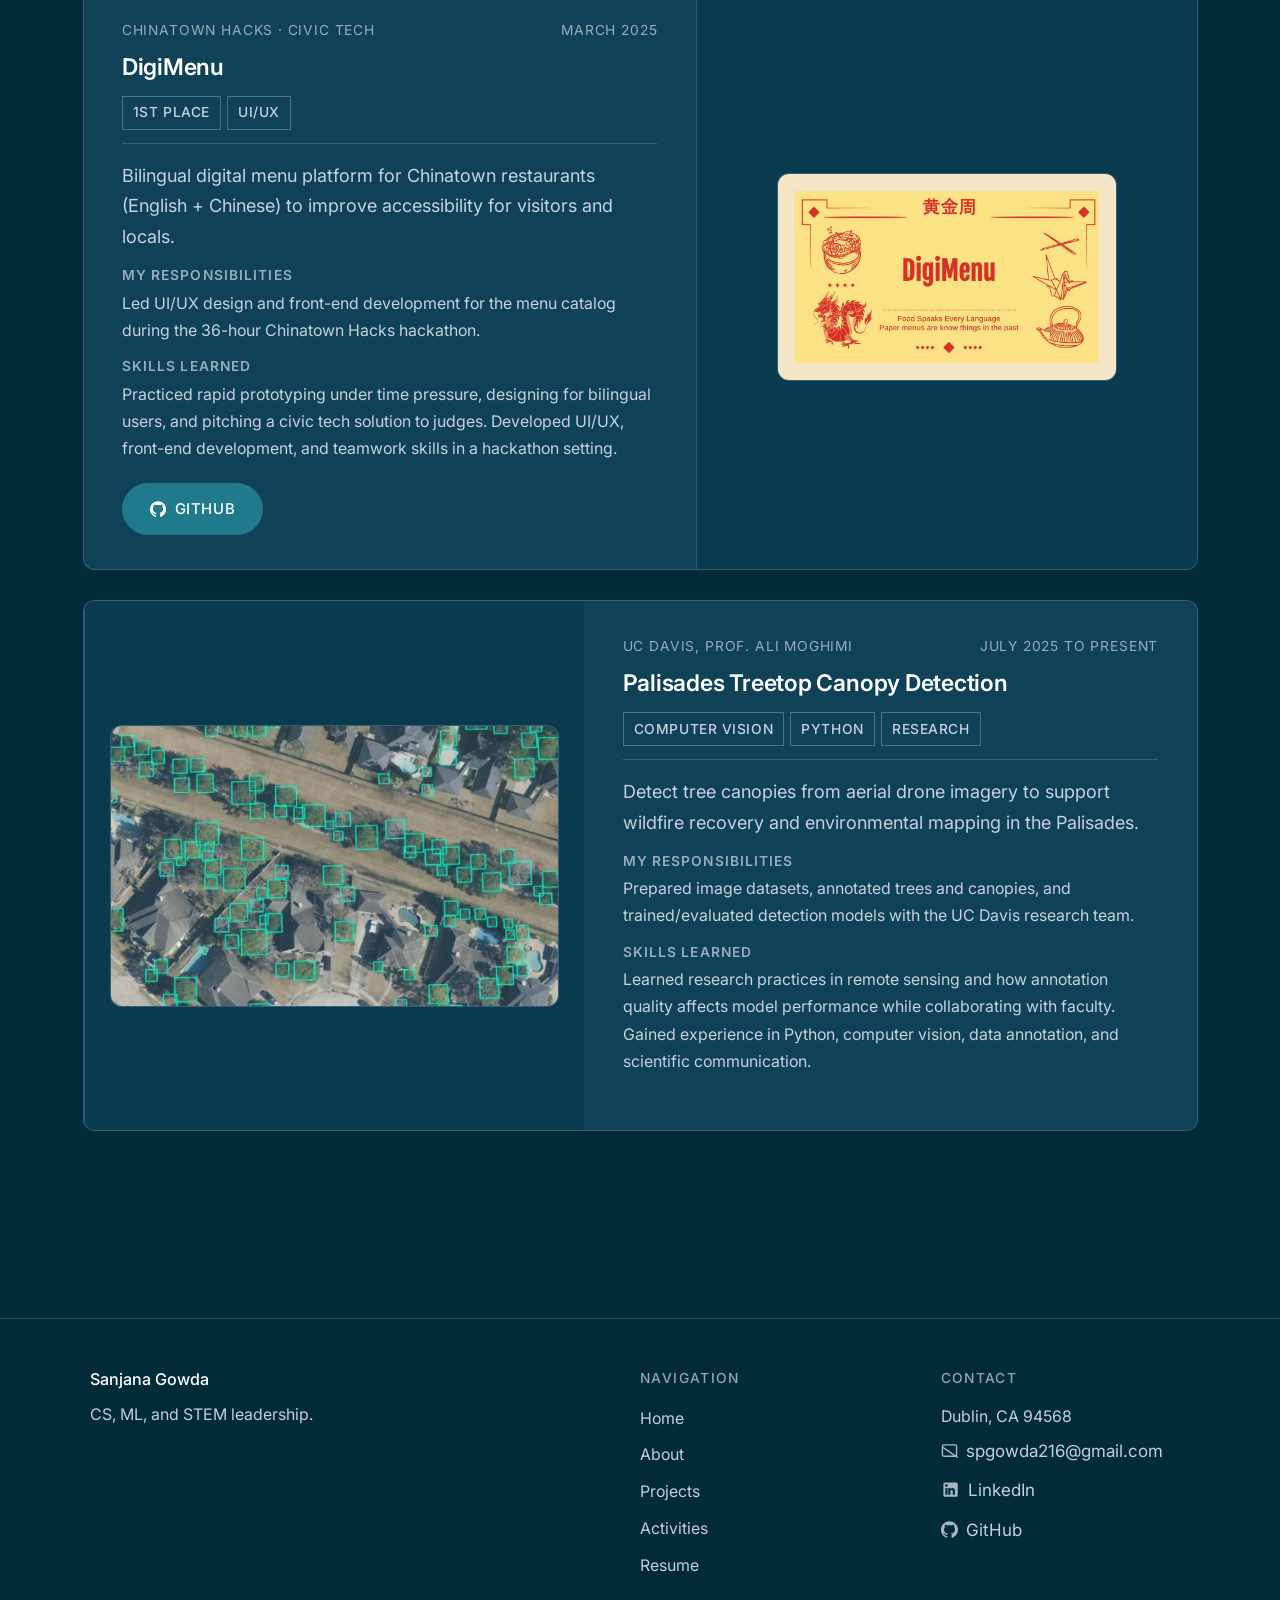
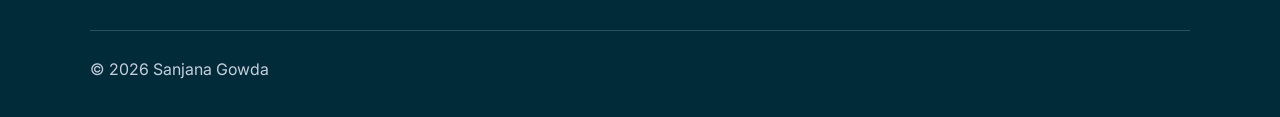
<file: projects.html>
<!DOCTYPE html>
<html lang="en">
<head>
  <meta charset="UTF-8">
  <meta name="viewport" content="width=device-width, initial-scale=1.0">
  <title>Projects | Sanjana Gowda</title>
  <meta name="description" content="Explore Sanjana Gowda's technical projects: The Emerald High Bell Schedule App, UC Davis ML research, and Palisades Treetop Canopy Detection.">
  <link rel="stylesheet" href="css/style.css?v=4">
  <link rel="stylesheet" href="css/path-nav.css?v=3">
  <link rel="stylesheet" href="css/icons.css">
  <link rel="stylesheet" href="css/projects.css?v=5">
</head>
<body class="page-projects">

  <nav class="site-path-nav" id="site-path-nav" aria-label="Site navigation path">
    <svg class="site-path-svg" viewBox="0 0 100 1000" preserveAspectRatio="xMidYMid meet" aria-hidden="true">
      <path class="site-path-curve site-path-curve--bg" d="M 50 24 C 84 200, 16 380, 50 500 C 84 620, 16 800, 50 976" />
      <path class="site-path-curve site-path-curve--glow" d="M 50 24 C 84 200, 16 380, 50 500 C 84 620, 16 800, 50 976" />
    </svg>
    <p class="site-path-hint" id="site-path-hint" aria-hidden="true">click me</p>
    <ol class="site-path-stops">
      <li><a href="index.html" class="site-path-stop" style="--x: 50%; --y: 5%" aria-label="Home"><span class="site-path-ring" aria-hidden="true"></span><span class="site-path-ring site-path-ring--delay" aria-hidden="true"></span><span class="site-path-dot" aria-hidden="true"></span></a></li>
      <li><a href="about.html" class="site-path-stop" style="--x: 78%; --y: 23%" aria-label="About"><span class="site-path-ring" aria-hidden="true"></span><span class="site-path-ring site-path-ring--delay" aria-hidden="true"></span><span class="site-path-dot" aria-hidden="true"></span></a></li>
      <li><a href="projects.html" class="site-path-stop" style="--x: 22%; --y: 50%" aria-label="Projects"><span class="site-path-ring" aria-hidden="true"></span><span class="site-path-ring site-path-ring--delay" aria-hidden="true"></span><span class="site-path-dot" aria-hidden="true"></span></a></li>
      <li><a href="activities.html" class="site-path-stop" style="--x: 78%; --y: 77%" aria-label="Activities"><span class="site-path-ring" aria-hidden="true"></span><span class="site-path-ring site-path-ring--delay" aria-hidden="true"></span><span class="site-path-dot" aria-hidden="true"></span></a></li>
      <li><a href="resume.html" class="site-path-stop" style="--x: 50%; --y: 95%" aria-label="Resume"><span class="site-path-ring" aria-hidden="true"></span><span class="site-path-ring site-path-ring--delay" aria-hidden="true"></span><span class="site-path-dot" aria-hidden="true"></span></a></li>
    </ol>
  </nav>

  <header class="header-nav" id="main-header">
    <a href="index.html" class="logo" id="logo-home">Sanjana Gowda</a>
    <button class="nav-toggle" id="menu-toggle" aria-label="Toggle navigation menu">
      <span></span>
      <span></span>
      <span></span>
    </button>
    <ul class="nav-links" id="navigation-list">
      <li><a href="index.html" class="nav-link" id="nav-home">Home</a></li>
      <li><a href="about.html" class="nav-link" id="nav-about">About</a></li>
      <li><a href="projects.html" class="nav-link" id="nav-projects">Projects</a></li>
      <li><a href="activities.html" class="nav-link" id="nav-activities">Activities</a></li>
      <li><a href="resume.html" class="nav-link" id="nav-resume">Resume</a></li>
    </ul>
  </header>

  <main class="container animate-fade-in" id="projects-main-content">

    <header class="page-header">
      <h1 id="projects-title-header">Projects</h1>
      <p>School pathway work and personal projects.</p>
    </header>

    <nav class="projects-filter" id="projects-filter" aria-label="Filter projects by category">
      <button type="button" class="projects-filter-btn active" data-filter="all">All</button>
      <button type="button" class="projects-filter-btn" data-filter="pathway">Computer Science Pathway</button>
      <button type="button" class="projects-filter-btn" data-filter="personal">Personal Projects</button>
    </nav>

    <section class="projects-section" id="cs-pathway-projects" data-category="pathway">
      <h2 class="section-title">Computer Science Pathway</h2>
      <p class="projects-section-desc">Emerald HS computer science pathway.</p>

      <div class="projects-list">

      <article class="glass-card project-card" id="project-bell-schedule" data-category="pathway">

        <div class="project-info-panel">
          <div class="project-meta">
            <span class="project-course">AP Computer Science / App Development</span>
            <span class="project-date">Sept 2024 to May 2025</span>
          </div>
          <h3>Emerald High School Bell Schedule App</h3>

          <div class="project-tags">
            <span class="badge badge-accent">App Dev</span>
            <span class="badge badge-accent">JavaScript</span>
            <span class="badge badge-accent">UI/UX</span>
          </div>
          <div class="project-writeup">
            <p class="project-objective">Entrepreneurship project to help 2,000+ Emerald HS students and staff check bell schedules. Evolved from a website into a mobile app.</p>
            <h4 class="project-subheading">My Responsibilities</h4>
            <p class="project-detail-text">Helped develop the idea, design the front end, gather user preferences, advertise the app, and launch it to students and staff.</p>
            <h4 class="project-subheading">Skills Learned</h4>
            <p class="project-detail-text">Learned how to take a prototype from web to app, design for daily users, and iterate based on school-wide feedback. Built skills in JavaScript, UI/UX design, mobile app development, Git/GitHub, and user-centered product thinking.</p>
          </div>

          <div class="project-actions">
            <a href="https://apps.apple.com/us/app/ehs-bell-schedule/id6642642871" class="btn btn-primary" target="_blank" rel="noopener" id="btn-p1-appstore">
              <svg class="btn-icon" viewBox="0 0 24 24" fill="none" stroke="currentColor" stroke-width="2" stroke-linecap="round" stroke-linejoin="round" aria-hidden="true"><path d="M18 13v6a2 2 0 0 1-2 2H5a2 2 0 0 1-2-2V8a2 2 0 0 1 2-2h6"/><polyline points="15 3 21 3 21 9"/><line x1="10" y1="14" x2="21" y2="3"/></svg>
              App Store
            </a>
            <a href="https://github.com/alexliao95311/ehsbellschedule-new" class="btn btn-secondary" target="_blank" rel="noopener" id="btn-p1-git">
              <svg class="btn-icon" viewBox="0 0 24 24" fill="currentColor" aria-hidden="true"><path d="M12 .297c-6.63 0-12 5.373-12 12 0 5.303 3.438 9.8 8.205 11.385.6.113.82-.258.82-.577 0-.285-.01-1.04-.015-2.04-3.338.724-4.042-1.61-4.042-1.61C4.422 18.07 3.633 17.7 3.633 17.7c-1.087-.744.084-.729.084-.729 1.205.084 1.838 1.236 1.838 1.236 1.07 1.835 2.809 1.305 3.495.997.107-.775.418-1.305.762-1.604-2.665-.305-5.467-1.334-5.467-5.931 0-1.311.469-2.381 1.236-3.221-.124-.303-.535-1.524.117-3.176 0 0 1.008-.322 3.301 1.23.957-.266 1.983-.399 3.003-.404 1.02.005 2.047.138 3.006.404 2.291-1.552 3.297-1.23 3.297-1.23.653 1.653.242 2.874.118 3.176.77.84 1.235 1.911 1.235 3.221 0 4.609-2.807 5.624-5.479 5.921.43.372.823 1.102.823 2.222v3.293c0 .319.192.694.801.576 4.765-1.589 8.199-6.086 8.199-11.386 0-6.627-5.373-12-12-12"/></svg>
              GitHub
            </a>
            <a href="https://github.com/alexliao95311/ehs-schedule-privacy-policy" class="btn btn-secondary" target="_blank" rel="noopener" id="btn-p1-privacy">Privacy Policy</a>
          </div>
        </div>

        <div class="project-visual-panel">
          <div class="project-photo-wrap project-photo-wrap--phone" id="p1-phone-container">
            <img src="assets/projects/bell-schedule.jpg" alt="Emerald Bell Schedule App">
          </div>
        </div>

      </article>

      <article class="glass-card project-card alternate" id="project-sell-my-fish-food" data-category="pathway">

        <div class="project-info-panel">
          <div class="project-meta">
            <span class="project-course">AP Computer Science A (Java Programming)</span>
            <span class="project-date">Aug 2024 to May 2025</span>
          </div>
          <h3>SellMyFishFood: Targeted Ad System</h3>

          <div class="project-tags">
            <span class="badge badge-accent">Java</span>
            <span class="badge badge-accent">File I/O</span>
            <span class="badge badge-accent">Algorithms</span>
          </div>
          <div class="project-writeup">
            <p class="project-objective">Java program that scans social media posts for pet-related keywords and generates targeted fish food ads for matching users.</p>
            <h4 class="project-subheading">My Responsibilities</h4>
            <p class="project-detail-text">Implemented post parsing, keyword matching, username extraction, and ad file output using loops and string methods.</p>
            <h4 class="project-subheading">Skills Learned</h4>
            <p class="project-detail-text">Practiced file I/O and algorithm design, including testing on a small dataset before scaling to the full post file. Gained experience with Java, nested loops, string parsing, and systematic debugging.</p>
          </div>

          <div class="project-actions">
            <a href="https://github.com/sanjugowda216/SellMyFishFood" class="btn btn-primary" target="_blank" rel="noopener" id="btn-p-fish-git">
              <svg class="btn-icon" viewBox="0 0 24 24" fill="currentColor" aria-hidden="true"><path d="M12 .297c-6.63 0-12 5.373-12 12 0 5.303 3.438 9.8 8.205 11.385.6.113.82-.258.82-.577 0-.285-.01-1.04-.015-2.04-3.338.724-4.042-1.61-4.042-1.61C4.422 18.07 3.633 17.7 3.633 17.7c-1.087-.744.084-.729.084-.729 1.205.084 1.838 1.236 1.838 1.236 1.07 1.835 2.809 1.305 3.495.997.107-.775.418-1.305.762-1.604-2.665-.305-5.467-1.334-5.467-5.931 0-1.311.469-2.381 1.236-3.221-.124-.303-.535-1.524.117-3.176 0 0 1.008-.322 3.301 1.23.957-.266 1.983-.399 3.003-.404 1.02.005 2.047.138 3.006.404 2.291-1.552 3.297-1.23 3.297-1.23.653 1.653.242 2.874.118 3.176.77.84 1.235 1.911 1.235 3.221 0 4.609-2.807 5.624-5.479 5.921.43.372.823 1.102.823 2.222v3.293c0 .319.192.694.801.576 4.765-1.589 8.199-6.086 8.199-11.386 0-6.627-5.373-12-12-12"/></svg>
              GitHub
            </a>
            <a href="https://docs.google.com/presentation/d/14uMgQz5qXZM3hc_XOBWU3cER1ocdLtwmx-zWD_NivpE/edit?slide=id.g3c9433adaa9_0_0#slide=id.g3c9433adaa9_0_0" class="btn btn-secondary" target="_blank" rel="noopener" id="btn-p-fish-slides">Slides</a>
            <a href="https://docs.google.com/document/d/1VBfKW96t9BV-yv9D5JR3lT4pQQ3y6mUzs5eeRrX0tCE/edit?tab=t.0" class="btn btn-secondary" target="_blank" rel="noopener" id="btn-p-fish-milestone">Milestone Chart</a>
          </div>
        </div>

        <div class="project-visual-panel">
          <div class="project-photo-wrap" id="p-fish-food-container">
            <img src="assets/projects/sell-my-fish-food.png" alt="SellMyFishFood data parsing slide">
          </div>
        </div>

      </article>

      </div>
    </section>

    <section class="projects-section" id="personal-projects" data-category="personal">
      <h2 class="section-title">Personal Projects</h2>
      <p class="projects-section-desc">Hackathons, nonprofits, and research.</p>

      <div class="projects-list" id="projects-listing-container">

      <article class="glass-card project-card" id="project-sv-scholars" data-category="personal">

        <div class="project-info-panel">
          <div class="project-meta">
            <span class="project-course">Nonprofit · STEM Education</span>
            <span class="project-date">June 2025 to Present</span>
          </div>
          <h3>Silicon Valley Scholars</h3>

          <div class="project-tags">
            <span class="badge badge-accent">Co-Founder</span>
            <span class="badge badge-accent">STEM</span>
            <span class="badge badge-accent">Nonprofit</span>
          </div>
          <div class="project-writeup">
            <p class="project-objective">Student-led nonprofit providing accessible STEM education through free summer classes and paid school-year programs.</p>
            <h4 class="project-subheading">My Responsibilities</h4>
            <p class="project-detail-text">Co-founded the organization, taught 70+ students, helped plan lessons and events, led Tech Nights and engineering sessions, and raised $3k+ for programming.</p>
            <h4 class="project-subheading">Skills Learned</h4>
            <p class="project-detail-text">Learned to build curriculum, manage outreach, and grow a nonprofit while balancing school and leadership. Developed skills in STEM education, community organizing, public speaking, and nonprofit operations.</p>
          </div>

          <div class="project-actions">
            <a href="http://svscholars.org" target="_blank" rel="noopener" class="btn btn-primary" id="btn-p0-site">
              <svg class="btn-icon" viewBox="0 0 24 24" fill="none" stroke="currentColor" stroke-width="2" stroke-linecap="round" stroke-linejoin="round" aria-hidden="true"><path d="M18 13v6a2 2 0 0 1-2 2H5a2 2 0 0 1-2-2V8a2 2 0 0 1 2-2h6"/><polyline points="15 3 21 3 21 9"/><line x1="10" y1="14" x2="21" y2="3"/></svg>
              Visit Live Site
            </a>
            <a href="activities.html" class="btn btn-secondary" id="btn-p0-activities">See Activities</a>
          </div>
        </div>

        <div class="project-visual-panel">
          <div class="project-photo-wrap">
            <img src="assets/projects/sv-scholars.jpg" alt="Silicon Valley Scholars Tech Night presentation">
          </div>
        </div>

      </article>

      <article class="glass-card project-card alternate" id="project-cosmos-pathguide" data-category="personal">

        <div class="project-info-panel">
          <div class="project-meta">
            <span class="project-course">COSMOS, UC Davis</span>
            <span class="project-date">June to July 2025</span>
          </div>
          <h3>PathGuide: Sidewalk Object Detection</h3>

          <div class="project-tags">
            <span class="badge badge-accent">Computer Vision</span>
            <span class="badge badge-accent">Python</span>
            <span class="badge badge-accent">ML</span>
          </div>
          <div class="project-writeup">
            <p class="project-objective">Computer vision system to detect sidewalk obstacles and support safer navigation for visually impaired users.</p>
            <h4 class="project-subheading">My Responsibilities</h4>
            <p class="project-detail-text">Led a team of 5 through coding, testing different models (YOLOv8/DETR), building the project end-to-end, and creating the research poster.</p>
            <h4 class="project-subheading">Skills Learned</h4>
            <p class="project-detail-text">Worked through an end-to-end ML workflow: dataset creation, model training, evaluation metrics, and presenting research at COSMOS UC Davis. Gained experience in Python, machine learning, computer vision, and research communication.</p>
          </div>

          <div class="project-actions">
            <a href="https://github.com/sanjugowda216/COSMOS25Project" class="btn btn-primary" target="_blank" rel="noopener" id="btn-p2-git">
              <svg class="btn-icon" viewBox="0 0 24 24" fill="currentColor" aria-hidden="true"><path d="M12 .297c-6.63 0-12 5.373-12 12 0 5.303 3.438 9.8 8.205 11.385.6.113.82-.258.82-.577 0-.285-.01-1.04-.015-2.04-3.338.724-4.042-1.61-4.042-1.61C4.422 18.07 3.633 17.7 3.633 17.7c-1.087-.744.084-.729.084-.729 1.205.084 1.838 1.236 1.838 1.236 1.07 1.835 2.809 1.305 3.495.997.107-.775.418-1.305.762-1.604-2.665-.305-5.467-1.334-5.467-5.931 0-1.311.469-2.381 1.236-3.221-.124-.303-.535-1.524.117-3.176 0 0 1.008-.322 3.301 1.23.957-.266 1.983-.399 3.003-.404 1.02.005 2.047.138 3.006.404 2.291-1.552 3.297-1.23 3.297-1.23.653 1.653.242 2.874.118 3.176.77.84 1.235 1.911 1.235 3.221 0 4.609-2.807 5.624-5.479 5.921.43.372.823 1.102.823 2.222v3.293c0 .319.192.694.801.576 4.765-1.589 8.199-6.086 8.199-11.386 0-6.627-5.373-12-12-12"/></svg>
              GitHub
            </a>
            <a href="assets/projects/pathguide.png" class="btn btn-secondary" target="_blank" rel="noopener" id="btn-p2-doc">Poster</a>
          </div>
        </div>

        <div class="project-visual-panel">
          <div class="project-photo-wrap" id="p2-pathguide-container">
            <img src="assets/projects/pathguide.jpg" alt="PathGuide team presenting at COSMOS UC Davis">
          </div>
        </div>

      </article>

      <article class="glass-card project-card" id="project-digimenu" data-category="personal">

        <div class="project-info-panel">
          <div class="project-meta">
            <span class="project-course">Chinatown Hacks · Civic Tech</span>
            <span class="project-date">March 2025</span>
          </div>
          <h3>DigiMenu</h3>

          <div class="project-tags">
            <span class="badge badge-accent">1st Place</span>
            <span class="badge badge-accent">UI/UX</span>
          </div>
          <div class="project-writeup">
            <p class="project-objective">Bilingual digital menu platform for Chinatown restaurants (English + Chinese) to improve accessibility for visitors and locals.</p>
            <h4 class="project-subheading">My Responsibilities</h4>
            <p class="project-detail-text">Led UI/UX design and front-end development for the menu catalog during the 36-hour Chinatown Hacks hackathon.</p>
            <h4 class="project-subheading">Skills Learned</h4>
            <p class="project-detail-text">Practiced rapid prototyping under time pressure, designing for bilingual users, and pitching a civic tech solution to judges. Developed UI/UX, front-end development, and teamwork skills in a hackathon setting.</p>
          </div>

          <div class="project-actions">
            <a href="https://github.com/alexliao95311/menu-catalog" class="btn btn-primary" target="_blank" rel="noopener" id="btn-p-digimenu-git">
              <svg class="btn-icon" viewBox="0 0 24 24" fill="currentColor" aria-hidden="true"><path d="M12 .297c-6.63 0-12 5.373-12 12 0 5.303 3.438 9.8 8.205 11.385.6.113.82-.258.82-.577 0-.285-.01-1.04-.015-2.04-3.338.724-4.042-1.61-4.042-1.61C4.422 18.07 3.633 17.7 3.633 17.7c-1.087-.744.084-.729.084-.729 1.205.084 1.838 1.236 1.838 1.236 1.07 1.835 2.809 1.305 3.495.997.107-.775.418-1.305.762-1.604-2.665-.305-5.467-1.334-5.467-5.931 0-1.311.469-2.381 1.236-3.221-.124-.303-.535-1.524.117-3.176 0 0 1.008-.322 3.301 1.23.957-.266 1.983-.399 3.003-.404 1.02.005 2.047.138 3.006.404 2.291-1.552 3.297-1.23 3.297-1.23.653 1.653.242 2.874.118 3.176.77.84 1.235 1.911 1.235 3.221 0 4.609-2.807 5.624-5.479 5.921.43.372.823 1.102.823 2.222v3.293c0 .319.192.694.801.576 4.765-1.589 8.199-6.086 8.199-11.386 0-6.627-5.373-12-12-12"/></svg>
              GitHub
            </a>
          </div>
        </div>

        <div class="project-visual-panel">
          <div class="project-photo-wrap" id="p-digimenu-container">
            <img src="assets/projects/digimenu.jpg" alt="DigiMenu at Chinatown Hacks">
          </div>
        </div>

      </article>

      <article class="glass-card project-card alternate" id="project-canopy-detection" data-category="personal">

        <div class="project-info-panel">
          <div class="project-meta">
            <span class="project-course">UC Davis, Prof. Ali Moghimi</span>
            <span class="project-date">July 2025 to Present</span>
          </div>
          <h3>Palisades Treetop Canopy Detection</h3>

          <div class="project-tags">
            <span class="badge badge-accent">Computer Vision</span>
            <span class="badge badge-accent">Python</span>
            <span class="badge badge-accent">Research</span>
          </div>
          <div class="project-writeup">
            <p class="project-objective">Detect tree canopies from aerial drone imagery to support wildfire recovery and environmental mapping in the Palisades.</p>
            <h4 class="project-subheading">My Responsibilities</h4>
            <p class="project-detail-text">Prepared image datasets, annotated trees and canopies, and trained/evaluated detection models with the UC Davis research team.</p>
            <h4 class="project-subheading">Skills Learned</h4>
            <p class="project-detail-text">Learned research practices in remote sensing and how annotation quality affects model performance while collaborating with faculty. Gained experience in Python, computer vision, data annotation, and scientific communication.</p>
          </div>

        </div>

        <div class="project-visual-panel">
          <div class="project-photo-wrap" id="p3-canopy-container">
            <img src="assets/projects/palisades-canopy.jpg" alt="Palisades canopy detection">
          </div>
        </div>

      </article>

      </div>
    </section>

  </main>

  <footer class="footer" id="main-footer">
    <div class="footer-content">
      <div class="footer-brand">
        <h3>Sanjana Gowda</h3>
        <p>CS, ML, and STEM leadership.</p>
      </div>
      <div class="footer-links">
        <h4>Navigation</h4>
        <ul>
          <li><a href="index.html">Home</a></li>
          <li><a href="about.html">About</a></li>
          <li><a href="projects.html">Projects</a></li>
          <li><a href="activities.html">Activities</a></li>
          <li><a href="resume.html">Resume</a></li>
        </ul>
      </div>
      <div class="footer-contact">
        <h4>Contact</h4>
        <p>Dublin, CA 94568</p>
        <ul class="contact-links">
          <li><a href="mailto:spgowda216@gmail.com" class="link-with-icon"><svg class="link-icon" viewBox="0 0 24 24" fill="none" stroke="currentColor" stroke-width="2" aria-hidden="true"><rect x="2" y="4" width="20" height="16" rx="2"/><path d="m2 7 10 7 10 7 22 7"/></svg>spgowda216@gmail.com</a></li>
          <li><a href="https://www.linkedin.com/in/sanjana-gowda-636a73354" target="_blank" rel="noopener" class="link-with-icon"><svg class="link-icon link-icon--linkedin" viewBox="0 0 24 24" fill="currentColor" aria-hidden="true"><path d="M19 3a2 2 0 0 1 2 2v14a2 2 0 0 1-2 2H5a2 2 0 0 1-2-2V5a2 2 0 0 1 2-2h14m-1.5 15.5v-5.3a3.26 3.26 0 0 0-3.26-3.26c-.85 0-1.84.52-2.32 1.3v-1.11h-2.79v8.37h2.79v-4.66c0-.77.62-1.4 1.39-1.4a1.4 1.4 0 0 1 1.4 1.4v4.66h2.79M6.88 8.56a1.68 1.68 0 0 0 1.68-1.68c0-.93-.75-1.69-1.68-1.69a1.69 1.69 0 0 0-1.69 1.69c0 .93.76 1.68 1.69 1.68m1.39 9.94v-8.37H5.5v8.37h2.77z"/></svg>LinkedIn</a></li>
          <li><a href="https://github.com/sanjugowda216" target="_blank" rel="noopener" class="link-with-icon"><svg class="link-icon" viewBox="0 0 24 24" fill="currentColor" aria-hidden="true"><path d="M12 .297c-6.63 0-12 5.373-12 12 0 5.303 3.438 9.8 8.205 11.385.6.113.82-.258.82-.577 0-.285-.01-1.04-.015-2.04-3.338.724-4.042-1.61-4.042-1.61C4.422 18.07 3.633 17.7 3.633 17.7c-1.087-.744.084-.729.084-.729 1.205.084 1.838 1.236 1.838 1.236 1.07 1.835 2.809 1.305 3.495.997.107-.775.418-1.305.762-1.604-2.665-.305-5.467-1.334-5.467-5.931 0-1.311.469-2.381 1.236-3.221-.124-.303-.535-1.524.117-3.176 0 0 1.008-.322 3.301 1.23.957-.266 1.983-.399 3.003-.404 1.02.005 2.047.138 3.006.404 2.291-1.552 3.297-1.23 3.297-1.23.653 1.653.242 2.874.118 3.176.77.84 1.235 1.911 1.235 3.221 0 4.609-2.807 5.624-5.479 5.921.43.372.823 1.102.823 2.222v3.293c0 .319.192.694.801.576 4.765-1.589 8.199-6.086 8.199-11.386 0-6.627-5.373-12-12-12"/></svg>GitHub</a></li>
        </ul>
      </div>
    </div>
    <div class="footer-bottom">
      <p>&copy; 2026 Sanjana Gowda</p>
    </div>
  </footer>

  <script src="js/main.js?v=3"></script>
</body>
</html>
</file>
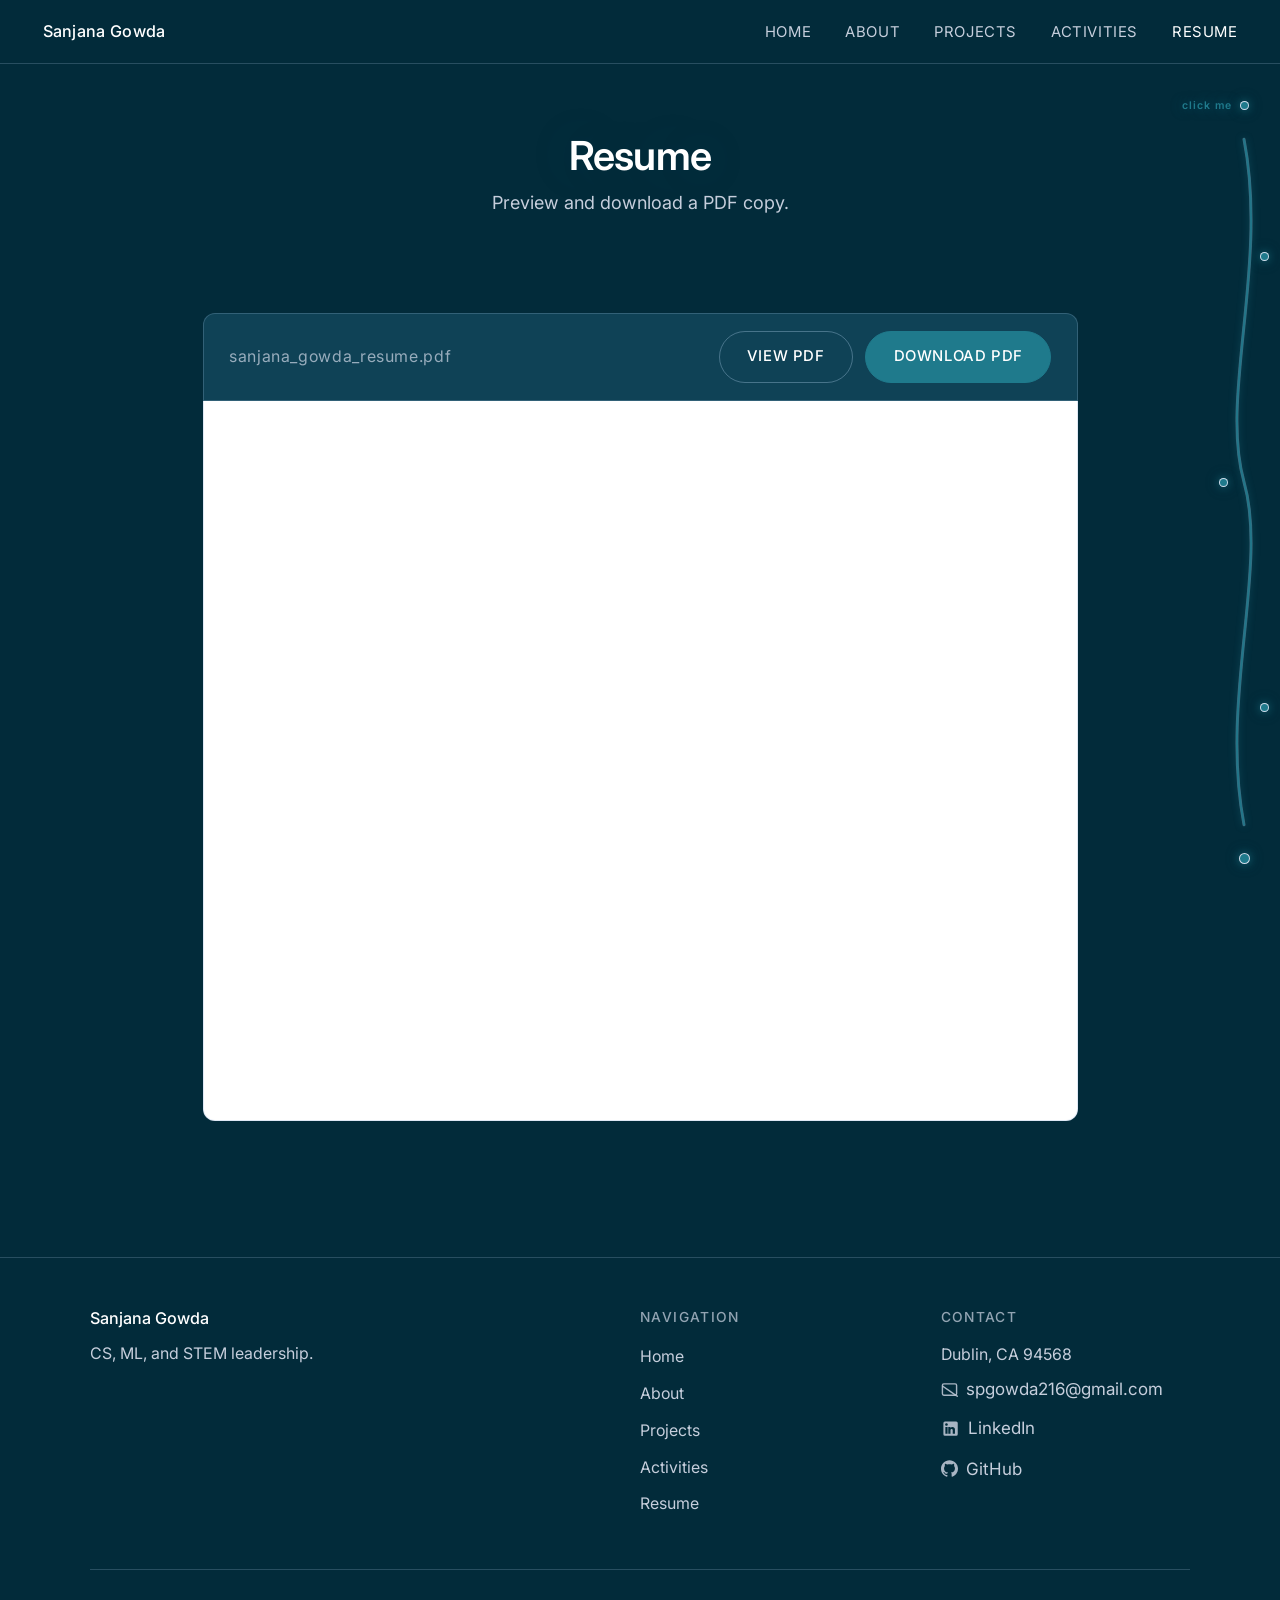
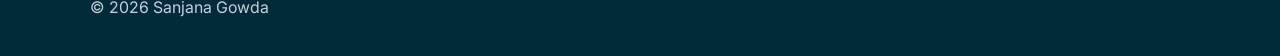
<file: resume.html>
<!DOCTYPE html>
<html lang="en">
<head>
  <meta charset="UTF-8">
  <meta name="viewport" content="width=device-width, initial-scale=1.0">
  <title>Resume | Sanjana Gowda</title>
  <meta name="description" content="Read and download Sanjana Gowda's professional student resume in computer science, machine learning research, and academic accolades.">
  <link rel="stylesheet" href="css/style.css?v=4">
  <link rel="stylesheet" href="css/path-nav.css?v=3">
  <link rel="stylesheet" href="css/icons.css">
  <link rel="stylesheet" href="css/resume.css?v=2">
</head>
<body class="page-resume">

  <nav class="site-path-nav" id="site-path-nav" aria-label="Site navigation path">
    <svg class="site-path-svg" viewBox="0 0 100 1000" preserveAspectRatio="xMidYMid meet" aria-hidden="true">
      <path class="site-path-curve site-path-curve--bg" d="M 50 24 C 84 200, 16 380, 50 500 C 84 620, 16 800, 50 976" />
      <path class="site-path-curve site-path-curve--glow" d="M 50 24 C 84 200, 16 380, 50 500 C 84 620, 16 800, 50 976" />
    </svg>
    <p class="site-path-hint" id="site-path-hint" aria-hidden="true">click me</p>
    <ol class="site-path-stops">
      <li><a href="index.html" class="site-path-stop" style="--x: 50%; --y: 5%" aria-label="Home"><span class="site-path-ring" aria-hidden="true"></span><span class="site-path-ring site-path-ring--delay" aria-hidden="true"></span><span class="site-path-dot" aria-hidden="true"></span></a></li>
      <li><a href="about.html" class="site-path-stop" style="--x: 78%; --y: 23%" aria-label="About"><span class="site-path-ring" aria-hidden="true"></span><span class="site-path-ring site-path-ring--delay" aria-hidden="true"></span><span class="site-path-dot" aria-hidden="true"></span></a></li>
      <li><a href="projects.html" class="site-path-stop" style="--x: 22%; --y: 50%" aria-label="Projects"><span class="site-path-ring" aria-hidden="true"></span><span class="site-path-ring site-path-ring--delay" aria-hidden="true"></span><span class="site-path-dot" aria-hidden="true"></span></a></li>
      <li><a href="activities.html" class="site-path-stop" style="--x: 78%; --y: 77%" aria-label="Activities"><span class="site-path-ring" aria-hidden="true"></span><span class="site-path-ring site-path-ring--delay" aria-hidden="true"></span><span class="site-path-dot" aria-hidden="true"></span></a></li>
      <li><a href="resume.html" class="site-path-stop" style="--x: 50%; --y: 95%" aria-label="Resume"><span class="site-path-ring" aria-hidden="true"></span><span class="site-path-ring site-path-ring--delay" aria-hidden="true"></span><span class="site-path-dot" aria-hidden="true"></span></a></li>
    </ol>
  </nav>

  <header class="header-nav" id="main-header">
    <a href="index.html" class="logo" id="logo-home">Sanjana Gowda</a>
    <button class="nav-toggle" id="menu-toggle" aria-label="Toggle navigation menu">
      <span></span>
      <span></span>
      <span></span>
    </button>
    <ul class="nav-links" id="navigation-list">
      <li><a href="index.html" class="nav-link" id="nav-home">Home</a></li>
      <li><a href="about.html" class="nav-link" id="nav-about">About</a></li>
      <li><a href="projects.html" class="nav-link" id="nav-projects">Projects</a></li>
      <li><a href="activities.html" class="nav-link" id="nav-activities">Activities</a></li>
      <li><a href="resume.html" class="nav-link" id="nav-resume">Resume</a></li>
    </ul>
  </header>

  <main class="container animate-fade-in" id="resume-main-content">

    <header class="page-header page-header--centered">
      <h1>Resume</h1>
      <p>Preview and download a PDF copy.</p>
    </header>

    <div class="resume-container" id="resume-wrapper">

      <div class="resume-toolbar" id="action-toolbar">
        <div class="resume-toolbar-title" id="txt-document-title">sanjana_gowda_resume.pdf</div>
        <div class="resume-toolbar-actions" id="action-buttons-container">
          <a href="assets/resume.pdf" target="_blank" rel="noopener" class="btn btn-secondary" id="btn-view-pdf">View PDF</a>
          <a href="assets/resume.pdf" download="Sanjana_Gowda_Resume.pdf" class="btn btn-primary" id="btn-download-pdf">Download PDF</a>
        </div>
      </div>

      <div class="resume-preview-box" id="document-preview-box">
        <iframe
          class="resume-pdf-viewer"
          id="resume-pdf-frame"
          src="assets/resume.pdf"
          title="Sanjana Gowda Resume"
        ></iframe>
      </div>

    </div>

  </main>

  <footer class="footer" id="main-footer">
    <div class="footer-content">
      <div class="footer-brand">
        <h3>Sanjana Gowda</h3>
        <p>CS, ML, and STEM leadership.</p>
      </div>
      <div class="footer-links">
        <h4>Navigation</h4>
        <ul>
          <li><a href="index.html">Home</a></li>
          <li><a href="about.html">About</a></li>
          <li><a href="projects.html">Projects</a></li>
          <li><a href="activities.html">Activities</a></li>
          <li><a href="resume.html">Resume</a></li>
        </ul>
      </div>
      <div class="footer-contact">
        <h4>Contact</h4>
        <p>Dublin, CA 94568</p>
        <ul class="contact-links">
          <li><a href="mailto:spgowda216@gmail.com" class="link-with-icon"><svg class="link-icon" viewBox="0 0 24 24" fill="none" stroke="currentColor" stroke-width="2" aria-hidden="true"><rect x="2" y="4" width="20" height="16" rx="2"/><path d="m2 7 10 7 10 7 22 7"/></svg>spgowda216@gmail.com</a></li>
          <li><a href="https://www.linkedin.com/in/sanjana-gowda-636a73354" target="_blank" rel="noopener" class="link-with-icon"><svg class="link-icon link-icon--linkedin" viewBox="0 0 24 24" fill="currentColor" aria-hidden="true"><path d="M19 3a2 2 0 0 1 2 2v14a2 2 0 0 1-2 2H5a2 2 0 0 1-2-2V5a2 2 0 0 1 2-2h14m-1.5 15.5v-5.3a3.26 3.26 0 0 0-3.26-3.26c-.85 0-1.84.52-2.32 1.3v-1.11h-2.79v8.37h2.79v-4.66c0-.77.62-1.4 1.39-1.4a1.4 1.4 0 0 1 1.4 1.4v4.66h2.79M6.88 8.56a1.68 1.68 0 0 0 1.68-1.68c0-.93-.75-1.69-1.68-1.69a1.69 1.69 0 0 0-1.69 1.69c0 .93.76 1.68 1.69 1.68m1.39 9.94v-8.37H5.5v8.37h2.77z"/></svg>LinkedIn</a></li>
          <li><a href="https://github.com/sanjugowda216" target="_blank" rel="noopener" class="link-with-icon"><svg class="link-icon" viewBox="0 0 24 24" fill="currentColor" aria-hidden="true"><path d="M12 .297c-6.63 0-12 5.373-12 12 0 5.303 3.438 9.8 8.205 11.385.6.113.82-.258.82-.577 0-.285-.01-1.04-.015-2.04-3.338.724-4.042-1.61-4.042-1.61C4.422 18.07 3.633 17.7 3.633 17.7c-1.087-.744.084-.729.084-.729 1.205.084 1.838 1.236 1.838 1.236 1.07 1.835 2.809 1.305 3.495.997.107-.775.418-1.305.762-1.604-2.665-.305-5.467-1.334-5.467-5.931 0-1.311.469-2.381 1.236-3.221-.124-.303-.535-1.524.117-3.176 0 0 1.008-.322 3.301 1.23.957-.266 1.983-.399 3.003-.404 1.02.005 2.047.138 3.006.404 2.291-1.552 3.297-1.23 3.297-1.23.653 1.653.242 2.874.118 3.176.77.84 1.235 1.911 1.235 3.221 0 4.609-2.807 5.624-5.479 5.921.43.372.823 1.102.823 2.222v3.293c0 .319.192.694.801.576 4.765-1.589 8.199-6.086 8.199-11.386 0-6.627-5.373-12-12-12"/></svg>GitHub</a></li>
        </ul>
      </div>
    </div>
    <div class="footer-bottom">
      <p>&copy; 2026 Sanjana Gowda</p>
    </div>
  </footer>

  <script src="js/main.js?v=3"></script>
</body>
</html>
</file>
<file: css/style.css>
@import url('https://fonts.googleapis.com/css2?family=Inter:wght@300;400;500;600;700&display=swap');

:root {
  /* Palette */
  --ink: #022B3A;      /* darkest blue */
  --teal: #1F7A8C;
  --sky: #BFDBF7;
  --lavender: #E1E5F2;
  --white: #FFFFFF;

  /* Theme */
  --bg: var(--ink);
  --bg-elevated: #0a3a4d;
  --bg-surface: #0f4256;
  --border: rgba(191, 219, 247, 0.2);
  --border-light: rgba(191, 219, 247, 0.32);
  --text: var(--white);
  --text-secondary: rgba(225, 229, 242, 0.88);
  --text-muted: rgba(225, 229, 242, 0.65);
  --accent: var(--teal);
  --accent-inverse: var(--ink);

  /* Effects */
  --glow-teal: 0 0 24px rgba(31, 122, 140, 0.35);
  --glow-soft: 0 0 40px rgba(31, 122, 140, 0.1);
  --glow-card: 0 8px 32px rgba(0, 0, 0, 0.18), 0 0 20px rgba(31, 122, 140, 0.1);
  --shadow-soft: 0 4px 24px rgba(0, 0, 0, 0.12);
  --radius: 12px;

  --max-width: 1100px;
  --header-height: 64px;
  --transition: 0.2s ease;

  /* Typography */
  --text-body: 1.0625rem;
  --text-body-sm: 0.9375rem;
  --text-caption: 0.875rem;
  --text-label: 0.8125rem;
}

*, *::before, *::after {
  box-sizing: border-box;
  margin: 0;
  padding: 0;
}

html {
  scroll-behavior: smooth;
  font-size: 17px;
}

body {
  font-family: 'Inter', -apple-system, BlinkMacSystemFont, sans-serif;
  background-color: var(--bg);
  color: var(--text);
  min-height: 100vh;
  line-height: 1.65;
  overflow-x: hidden;
}

h1, h2, h3, h4, h5, h6 {
  font-weight: 600;
  line-height: 1.2;
  color: var(--text);
}

p {
  color: var(--text-secondary);
  font-weight: 400;
  font-size: var(--text-body-sm);
}

a {
  color: inherit;
  text-decoration: none;
  transition: color var(--transition);
}

/* List bullets */
.activity-bullets,
.edu-list {
  list-style: none;
}

.activity-bullets li,
.edu-list li {
  position: relative;
  padding-left: 1.15rem;
}

.activity-bullets li::before,
.edu-list li::before {
  content: '';
  position: absolute;
  left: 0;
  top: 0.62em;
  width: 5px;
  height: 5px;
  border-radius: 50%;
  background: var(--teal);
}

/* Cards — flat bordered panels */
.glass-card,
.panel {
  background: var(--bg-surface);
  border: 1px solid var(--border);
  border-radius: var(--radius);
  padding: 2rem;
  transition: border-color var(--transition), box-shadow var(--transition);
}

.glass-card:hover,
.panel:hover {
  border-color: rgba(31, 122, 140, 0.4);
  box-shadow: var(--glow-card);
}

/* Header */
.header-nav {
  position: fixed;
  top: 0;
  left: 0;
  right: 0;
  height: var(--header-height);
  z-index: 1000;
  background: var(--ink);
  border-bottom: 1px solid var(--border);
  padding: 0 2.5rem;
  display: flex;
  justify-content: space-between;
  align-items: center;
}

.logo {
  font-size: 0.95rem;
  font-weight: 500;
  letter-spacing: 0.02em;
  color: var(--text);
}

.logo-dot {
  display: none;
}

.nav-links {
  display: flex;
  gap: 2rem;
  list-style: none;
  align-items: center;
}

.nav-link {
  font-size: var(--text-caption);
  font-weight: 400;
  letter-spacing: 0.04em;
  text-transform: uppercase;
  color: var(--text-secondary);
  transition: color var(--transition);
}

.nav-link:hover,
.nav-link.active {
  color: var(--text);
}

.nav-toggle {
  display: none;
  background: none;
  border: none;
  cursor: pointer;
  padding: 0.5rem;
  position: relative;
  z-index: 1001;
}

.nav-toggle span {
  display: block;
  width: 22px;
  height: 1px;
  background: var(--text);
  margin: 6px 0;
  transition: var(--transition);
}

/* Layout */
.container {
  max-width: var(--max-width);
  margin: 0 auto;
  padding: calc(var(--header-height) + 4rem) 2.5rem 4rem;
}

.page-header {
  margin-bottom: 3.5rem;
  padding-bottom: 2rem;
  border-bottom: 1px solid var(--border);
}

.page-eyebrow {
  font-size: 0.7rem;
  font-weight: 500;
  letter-spacing: 0.12em;
  text-transform: uppercase;
  color: var(--text-muted);
  margin-bottom: 0.75rem;
}

.page-header h1 {
  font-size: 2.35rem;
  font-weight: 600;
  letter-spacing: -0.02em;
  margin-bottom: 0.5rem;
  text-shadow: 0 0 48px rgba(31, 122, 140, 0.18);
}

.page-header p {
  font-size: var(--text-body);
  max-width: 520px;
  line-height: 1.7;
}

.page-header--split {
  display: grid;
  grid-template-columns: 1fr auto;
  align-items: end;
  gap: 2rem;
}

.page-header-aside {
  text-align: right;
  padding: 1.25rem 1.5rem;
  background: var(--bg-surface);
  border: 1px solid var(--border);
  border-radius: var(--radius);
  min-width: 140px;
}

.page-stat-val {
  display: block;
  font-size: 1.75rem;
  font-weight: 600;
  color: var(--text);
  letter-spacing: -0.02em;
}

.page-stat-label {
  font-size: 0.65rem;
  letter-spacing: 0.1em;
  text-transform: uppercase;
  color: var(--text-muted);
}

.page-header--stacked .page-eyebrow {
  margin-bottom: 1rem;
}

.page-header--stacked h1 {
  font-size: 2.5rem;
  margin-bottom: 0.75rem;
}

.page-header--minimal {
  border-bottom: none;
  padding-bottom: 0;
  margin-bottom: 2.5rem;
}

.page-header--centered {
  text-align: center;
  border-bottom: none;
}

.page-header--centered p {
  margin-left: auto;
  margin-right: auto;
}

.section-title {
  font-size: var(--text-label);
  font-weight: 500;
  letter-spacing: 0.12em;
  text-transform: uppercase;
  color: var(--text-muted);
  margin-bottom: 2rem;
}

.section-title::after {
  display: none;
}

/* Buttons */
.btn {
  display: inline-flex;
  align-items: center;
  justify-content: center;
  gap: 0.5rem;
  padding: 0.75rem 1.6rem;
  font-family: inherit;
  font-weight: 500;
  font-size: var(--text-caption);
  letter-spacing: 0.04em;
  text-transform: uppercase;
  cursor: pointer;
  transition: background var(--transition), color var(--transition), border-color var(--transition), box-shadow var(--transition);
  border: 1px solid transparent;
  border-radius: 999px;
}

.btn-primary {
  background: var(--teal);
  color: var(--white);
  border-color: var(--teal);
  box-shadow: 0 0 0 rgba(31, 122, 140, 0);
}

.btn-primary:hover {
  background: #268fa3;
  border-color: #268fa3;
  color: var(--white);
  box-shadow: var(--glow-teal);
}

.btn-secondary {
  background: transparent;
  border-color: var(--border-light);
  color: var(--text);
}

.btn-secondary:hover {
  border-color: rgba(31, 122, 140, 0.45);
  background: var(--bg-elevated);
  box-shadow: 0 0 18px rgba(31, 122, 140, 0.12);
}

/* Badges */
.badge {
  display: inline-block;
  padding: 0.3rem 0.65rem;
  border: 1px solid var(--border);
  color: var(--text-secondary);
  font-size: var(--text-label);
  font-weight: 500;
  letter-spacing: 0.04em;
  text-transform: uppercase;
}

.badge-accent {
  border-color: var(--border-light);
  color: var(--text-secondary);
}

/* Footer */
.footer {
  background: var(--ink);
  border-top: 1px solid var(--border);
  padding: 3rem 2.5rem 2rem;
  margin-top: 4rem;
}

.footer-content {
  max-width: var(--max-width);
  margin: 0 auto;
  display: grid;
  grid-template-columns: 2fr 1fr 1fr;
  gap: 3rem;
  margin-bottom: 2.5rem;
}

.footer-brand h3 {
  font-size: 0.95rem;
  font-weight: 500;
  margin-bottom: 0.75rem;
}

.footer-brand p {
  font-size: var(--text-body-sm);
  max-width: 280px;
  line-height: 1.65;
}

.footer-links h4,
.footer-contact h4 {
  font-size: var(--text-label);
  font-weight: 500;
  letter-spacing: 0.1em;
  text-transform: uppercase;
  color: var(--text-muted);
  margin-bottom: 1rem;
}

.footer-links ul {
  list-style: none;
}

.footer-links li {
  margin-bottom: 0.5rem;
}

.footer-links a {
  font-size: var(--text-body-sm);
  color: var(--text-secondary);
}

.footer-links a:hover {
  color: var(--text);
}

.footer-contact p {
  font-size: var(--text-body-sm);
  margin-bottom: 0.4rem;
  color: var(--text-secondary);
}

.footer-contact a:hover {
  color: var(--text);
}

.footer-bottom {
  max-width: var(--max-width);
  margin: 0 auto;
  border-top: 1px solid var(--border);
  padding-top: 1.5rem;
  display: flex;
  justify-content: space-between;
  align-items: center;
  font-size: var(--text-caption);
  color: var(--text-muted);
}

/* Animations */
@keyframes fadeIn {
  from { opacity: 0; }
  to { opacity: 1; }
}

.animate-fade-in {
  animation: fadeIn 0.4s ease forwards;
}

/* Responsive */
@media (max-width: 992px) {
  .footer-content {
    grid-template-columns: 1fr 1fr;
  }
}

@media (max-width: 768px) {
  .header-nav {
    padding: 0 1.5rem;
  }

  .nav-links {
    position: fixed;
    top: var(--header-height);
    left: 0;
    right: 0;
    background: var(--bg);
    border-bottom: 1px solid var(--border);
    flex-direction: column;
    padding: 1.5rem;
    gap: 1rem;
    opacity: 0;
    visibility: hidden;
    pointer-events: none;
    transition: opacity var(--transition);
  }

  .nav-links.active {
    opacity: 1;
    visibility: visible;
    pointer-events: auto;
  }

  .nav-toggle {
    display: block;
  }

  .nav-toggle.active span:nth-child(1) {
    transform: rotate(45deg) translate(4px, 4px);
  }

  .nav-toggle.active span:nth-child(2) {
    opacity: 0;
  }

  .nav-toggle.active span:nth-child(3) {
    transform: rotate(-45deg) translate(4px, -4px);
  }

  .container {
    padding-left: 1.5rem;
    padding-right: 1.5rem;
  }

  .page-header--split {
    grid-template-columns: 1fr;
  }

  .page-header-aside {
    text-align: left;
    width: fit-content;
  }

  .footer-content {
    grid-template-columns: 1fr;
    gap: 2rem;
  }

  .footer-bottom {
    flex-direction: column;
    gap: 0.5rem;
    text-align: center;
  }
}
</file>
<file: css/path-nav.css>
/* Site-wide wavy path overlay (right edge) */

.site-path-nav {
  position: fixed;
  top: var(--header-height);
  right: 0;
  bottom: 0;
  width: 72px;
  z-index: 1100;
  pointer-events: none;
  padding: 1rem 0.15rem 2rem;
}

.site-path-svg {
  position: absolute;
  inset: 0;
  width: 100%;
  height: 100%;
  overflow: visible;
}

.site-path-curve {
  fill: none;
  stroke-linecap: round;
  vector-effect: non-scaling-stroke;
}

.site-path-curve--bg {
  stroke: rgba(191, 219, 247, 0.35);
  stroke-width: 3;
}

.site-path-curve--glow {
  stroke: rgba(31, 122, 140, 0.85);
  stroke-width: 2;
  filter: drop-shadow(0 0 5px rgba(31, 122, 140, 0.75));
  stroke-dasharray: 1400;
  stroke-dashoffset: 1400;
  animation: sitePathDraw 2.5s ease forwards 0.15s;
}

@keyframes sitePathDraw {
  to { stroke-dashoffset: 0; }
}

.site-path-stops {
  list-style: none;
  position: absolute;
  inset: 0;
  margin: 0;
  padding: 0;
}

.site-path-stops li {
  position: absolute;
  inset: 0;
  pointer-events: none;
}

.site-path-stop {
  position: absolute;
  left: var(--x);
  top: var(--y);
  transform: translate(-50%, -50%);
  display: block;
  width: 28px;
  height: 28px;
  text-decoration: none;
  pointer-events: auto;
  cursor: pointer;
}

.site-path-dot {
  position: absolute;
  top: 50%;
  left: 50%;
  width: 9px;
  height: 9px;
  margin: -4.5px 0 0 -4.5px;
  border-radius: 50%;
  background: var(--teal);
  border: 1.5px solid rgba(225, 229, 242, 0.9);
  box-shadow:
    0 0 8px rgba(31, 122, 140, 0.65),
    0 0 16px rgba(31, 122, 140, 0.3);
  transition:
    transform 0.25s ease,
    border-color 0.25s ease,
    background 0.25s ease;
}

.site-path-ring {
  position: absolute;
  top: 50%;
  left: 50%;
  width: 9px;
  height: 9px;
  margin: -4.5px 0 0 -4.5px;
  border-radius: 50%;
  border: 1.5px solid rgba(31, 122, 140, 0.65);
  pointer-events: none;
  animation: sitePathRadiate 2.2s ease-out infinite;
}

.site-path-ring--delay {
  animation-delay: 1.1s;
}

.site-path-stop:not(.is-active) .site-path-dot {
  animation: siteDotRadiate 2.4s ease-out infinite;
}

.site-path-stops li:nth-child(1) .site-path-stop:not(.is-active) .site-path-dot { animation-delay: 0s; }
.site-path-stops li:nth-child(2) .site-path-stop:not(.is-active) .site-path-dot { animation-delay: 0.45s; }
.site-path-stops li:nth-child(3) .site-path-stop:not(.is-active) .site-path-dot { animation-delay: 0.9s; }
.site-path-stops li:nth-child(4) .site-path-stop:not(.is-active) .site-path-dot { animation-delay: 1.35s; }
.site-path-stops li:nth-child(5) .site-path-stop:not(.is-active) .site-path-dot { animation-delay: 1.8s; }

@keyframes sitePathRadiate {
  0% {
    transform: scale(1);
    opacity: 0.7;
  }
  100% {
    transform: scale(3);
    opacity: 0;
  }
}

@keyframes siteDotRadiate {
  0% {
    box-shadow:
      0 0 0 0 rgba(31, 122, 140, 0.55),
      0 0 10px rgba(31, 122, 140, 0.45);
  }
  70% {
    box-shadow:
      0 0 0 12px rgba(31, 122, 140, 0),
      0 0 14px rgba(31, 122, 140, 0.55);
  }
  100% {
    box-shadow:
      0 0 0 0 rgba(31, 122, 140, 0),
      0 0 8px rgba(31, 122, 140, 0.4);
  }
}

.site-path-stop:hover .site-path-dot,
.site-path-stop:focus-visible .site-path-dot {
  transform: scale(1.3);
  background: #268fa3;
  box-shadow:
    0 0 0 5px rgba(31, 122, 140, 0.12),
    0 0 16px rgba(31, 122, 140, 0.75),
    0 0 32px rgba(31, 122, 140, 0.35);
}

.site-path-stop.is-active .site-path-ring {
  display: none;
}

.site-path-stop.is-active .site-path-dot {
  width: 11px;
  height: 11px;
  margin: -5.5px 0 0 -5.5px;
  background: var(--teal);
  animation: siteDotActive 2.2s ease-in-out infinite !important;
}

@keyframes siteDotActive {
  0%, 100% {
    box-shadow:
      0 0 0 6px rgba(31, 122, 140, 0.1),
      0 0 14px rgba(31, 122, 140, 0.7),
      0 0 28px rgba(31, 122, 140, 0.3);
  }
  50% {
    box-shadow:
      0 0 0 10px rgba(31, 122, 140, 0.05),
      0 0 22px rgba(31, 122, 140, 0.9),
      0 0 40px rgba(31, 122, 140, 0.38);
  }
}

.site-path-stop:focus-visible {
  outline: none;
}

.site-path-stop:focus-visible .site-path-dot {
  outline: 2px solid var(--sky);
  outline-offset: 3px;
}

.site-path-hint {
  position: absolute;
  transform: translateX(calc(-100% - 12px)) translateY(-50%);
  font-size: 0.62rem;
  font-weight: 600;
  letter-spacing: 0.1em;
  text-transform: lowercase;
  color: var(--teal);
  white-space: nowrap;
  pointer-events: none;
  text-shadow: 0 0 12px rgba(31, 122, 140, 0.75);
  animation: siteHintPulse 1.8s ease-in-out infinite;
  transition: opacity 0.4s ease;
}

.site-path-hint.is-hidden {
  opacity: 0;
  animation: none;
}

@keyframes siteHintPulse {
  0%, 100% { opacity: 0.55; }
  50% { opacity: 1; }
}

@media (max-width: 640px) {
  .site-path-nav {
    display: none;
  }
}

@media (prefers-reduced-motion: reduce) {
  .site-path-curve--glow,
  .site-path-ring,
  .site-path-dot,
  .site-path-hint {
    animation: none !important;
  }

  .site-path-curve--glow {
    stroke-dashoffset: 0;
  }
}
</file>
<file: css/icons.css>
.link-with-icon {
  display: inline-flex;
  align-items: center;
  gap: 0.5rem;
  color: var(--text-secondary);
}

.link-with-icon:hover {
  color: var(--text);
}

.link-icon {
  width: 1rem;
  height: 1rem;
  flex-shrink: 0;
  opacity: 0.85;
}

.link-icon--linkedin {
  width: 1.125rem;
  height: 1.125rem;
}

.footer-contact .contact-links {
  list-style: none;
}

.footer-contact .contact-links li {
  margin-bottom: 0.5rem;
}

.hero-social {
  display: flex;
  gap: 1.25rem;
  margin-top: 1.5rem;
}

.hero-social .link-with-icon {
  font-size: var(--text-caption);
  letter-spacing: 0.04em;
  text-transform: uppercase;
  color: var(--text-muted);
  transition: color var(--transition), text-shadow var(--transition);
}

.hero-social .link-with-icon:hover {
  color: var(--text);
  text-shadow: 0 0 16px rgba(31, 122, 140, 0.25);
}

.btn .btn-icon {
  width: 0.95rem;
  height: 0.95rem;
  flex-shrink: 0;
}
</file>
<file: css/home.css>
/* Home — full-viewport split hero */

body.home-page {
  overflow-x: hidden;
}

body.home-page .container {
  max-width: none;
  padding: 0;
  margin: 0;
}

body.home-page .footer {
  margin-top: 0;
}

/* Split hero */
.hero-split {
  display: grid;
  grid-template-columns: 42% 58%;
  min-height: 100vh;
  padding-top: var(--header-height);
}

.hero-photo {
  position: relative;
  background: var(--bg-elevated);
  border-right: 1px solid var(--border);
  overflow: hidden;
}

.hero-photo img {
  width: 100%;
  height: 100%;
  object-fit: cover;
  object-position: center top;
  filter: grayscale(100%);
  display: block;
}

.hero-photo-placeholder {
  width: 100%;
  height: 100%;
  min-height: calc(100vh - var(--header-height));
  display: flex;
  align-items: center;
  justify-content: center;
  background: var(--bg-surface);
  color: var(--text-muted);
  font-size: 0.75rem;
  letter-spacing: 0.1em;
  text-transform: uppercase;
}

.hero-content-panel {
  display: flex;
  flex-direction: column;
  justify-content: center;
  padding: 4rem 5rem;
  position: relative;
}

.hero-eyebrow {
  font-size: 0.7rem;
  font-weight: 500;
  letter-spacing: 0.15em;
  text-transform: uppercase;
  color: var(--text-muted);
  margin-bottom: 2rem;
}

.hero-heading {
  margin-bottom: 2rem;
}

.hero-heading h1 {
  font-size: clamp(2.35rem, 4.8vw, 4rem);
  font-weight: 600;
  letter-spacing: -0.03em;
  line-height: 1.1;
  margin-bottom: 0.75rem;
  text-shadow: 0 0 60px rgba(31, 122, 140, 0.22);
}

.hero-tagline {
  display: flex;
  flex-wrap: wrap;
  align-items: center;
  gap: 0.75rem;
  font-size: clamp(1.05rem, 1.9vw, 1.2rem);
  font-weight: 400;
  letter-spacing: 0.01em;
  color: var(--text-secondary);
}

.hero-tagline-btn {
  display: inline-flex;
  align-items: center;
  gap: 0.4rem;
  padding: 0.35rem 0.75rem;
  font-size: var(--text-caption);
  font-weight: 500;
  letter-spacing: 0.01em;
  text-transform: none;
  color: var(--text-secondary);
  border: 1px solid var(--border);
  border-radius: 4px;
  background: var(--bg-surface);
  transition: color var(--transition), border-color var(--transition);
}

.hero-tagline-btn:hover {
  color: var(--text);
  border-color: rgba(31, 122, 140, 0.45);
  box-shadow: 0 0 16px rgba(31, 122, 140, 0.15);
}

.hero-desc {
  font-size: var(--text-body);
  line-height: 1.75;
  max-width: 440px;
  margin-bottom: 2.5rem;
  color: var(--text-secondary);
}

.hero-actions {
  display: flex;
  align-items: center;
  gap: 2rem;
  flex-wrap: wrap;
}

.hero-link {
  font-size: var(--text-caption);
  letter-spacing: 0.04em;
  text-transform: uppercase;
  color: var(--text-secondary);
  display: inline-flex;
  align-items: center;
  gap: 0.5rem;
}

.hero-link:hover {
  color: var(--text);
}

.hero-link .arrow {
  transition: transform var(--transition);
}

.hero-link:hover .arrow {
  transform: translateX(3px);
}

/* Stats strip */
.hero-stats {
  display: flex;
  gap: 3rem;
  margin-top: 3rem;
  padding-top: 2rem;
  border-top: 1px solid var(--border);
}

.hero-stat .val {
  display: block;
  font-size: 1.65rem;
  font-weight: 600;
  color: var(--text);
  letter-spacing: -0.02em;
  text-shadow: 0 0 28px rgba(31, 122, 140, 0.3);
}

.hero-stat .label {
  font-size: var(--text-label);
  letter-spacing: 0.1em;
  text-transform: uppercase;
  color: var(--text-muted);
  margin-top: 0.25rem;
}

/* Explore section */
.explore-section {
  max-width: var(--max-width);
  margin: 0 auto;
  padding: 5rem 2.5rem;
}

.explore-grid {
  display: grid;
  grid-template-columns: repeat(3, 1fr);
  gap: 1.25rem;
}

.explore-card {
  background: var(--bg-surface);
  border: 1px solid var(--border);
  border-radius: var(--radius);
  padding: 2rem;
  display: flex;
  flex-direction: column;
  min-height: 200px;
  transition: border-color var(--transition), box-shadow var(--transition), transform var(--transition);
}

.explore-card:hover {
  border-color: rgba(31, 122, 140, 0.4);
  box-shadow: var(--glow-card);
  transform: translateY(-2px);
}

.explore-card h3 {
  font-size: 1.125rem;
  font-weight: 500;
  margin-bottom: 0.75rem;
}

.explore-card p {
  font-size: var(--text-body-sm);
  line-height: 1.65;
  flex-grow: 1;
  margin-bottom: 1.5rem;
}

.explore-card .link {
  font-size: var(--text-label);
  letter-spacing: 0.08em;
  text-transform: uppercase;
  color: var(--text-secondary);
}

.explore-card:hover .link {
  color: var(--text);
}

@media (max-width: 992px) {
  .hero-split {
    grid-template-columns: 1fr;
  }

  .hero-photo {
    min-height: 50vh;
    border-right: none;
    border-bottom: 1px solid var(--border);
  }

  .hero-content-panel {
    padding: 3rem 2rem;
    min-height: auto;
  }

  .explore-grid {
    grid-template-columns: 1fr;
  }
}

@media (max-width: 768px) {
  .hero-stats {
    gap: 2rem;
  }

  .explore-section {
    padding: 3rem 1.5rem;
  }
}
</file>
<file: css/about.css>
/* About page */

.page-about #bio-section,
.page-about .about-section {
  display: block;
  width: 100%;
  max-width: 100%;
  margin-bottom: 3.5rem;
}

.page-about .about-hero {
  display: block;
  width: 100%;
  max-width: 100%;
  padding-bottom: 1.75rem;
  border-bottom: 1px solid var(--border);
}

.page-about .about-hero h1 {
  font-size: 2.25rem;
  font-weight: 600;
  letter-spacing: -0.02em;
  margin: 0 0 0.65rem;
}

.page-about .about-subheading {
  margin: 0;
  max-width: none;
  font-family: Georgia, "Times New Roman", serif;
  font-size: clamp(1rem, 2.2vw, 1.15rem);
  font-style: italic;
  font-weight: 400;
  line-height: 1.55;
  color: var(--text-secondary);
  text-shadow: 0 0 32px rgba(31, 122, 140, 0.28);
}

.page-about .about-subheading-cite {
  font-style: italic;
  color: var(--text-muted);
  white-space: nowrap;
}

/* Bio card — full-width, stacked under hero like education card */
.page-about #bio-section .about-bio-card,
.page-about .about-bio-card {
  display: block;
  width: 100%;
  max-width: 100%;
  margin: 2rem 0 0;
  padding: 0;
  overflow: hidden;
  box-sizing: border-box;
  clear: both;
}

.page-about .about-bio-header,
.page-about .about-bio-body {
  padding: 1.75rem 2rem;
}

.page-about .about-bio-header {
  display: flex;
  justify-content: space-between;
  align-items: flex-start;
  border-bottom: 1px solid var(--border);
  gap: 1rem;
}

.page-about .about-bio-heading h3 {
  font-size: 1.15rem;
  font-weight: 600;
  margin-bottom: 0.2rem;
}

.page-about .about-bio-heading p {
  font-size: var(--text-body-sm);
  color: var(--text-secondary);
}

.page-about .about-bio-meta {
  font-size: var(--text-caption);
  color: var(--text-muted);
  letter-spacing: 0.02em;
  white-space: nowrap;
}

.page-about .about-bio-text {
  margin: 0;
  font-size: var(--text-body);
  line-height: 1.75;
  color: var(--text-secondary);
}

.page-about .about-focus {
  display: flex;
  flex-direction: column;
  align-items: flex-start;
  gap: 0.85rem;
  margin-top: 1.75rem;
  padding-top: 1.5rem;
  border-top: 1px solid var(--border);
}

.page-about .about-focus-label {
  margin: 0;
  font-size: var(--text-label);
  font-weight: 600;
  letter-spacing: 0.1em;
  text-transform: uppercase;
  color: var(--text-muted);
}

.page-about .about-focus-tags {
  display: flex;
  flex-wrap: wrap;
  gap: 0.5rem;
}

.page-about .about-focus-pill {
  display: inline-block;
  font-size: var(--text-body-sm);
  font-weight: 500;
  padding: 0.45rem 0.9rem;
  border-radius: 999px;
  border: 1px solid rgba(31, 122, 140, 0.45);
  background: rgba(31, 122, 140, 0.14);
  color: var(--text);
  box-shadow: 0 0 12px rgba(31, 122, 140, 0.08);
  transition: border-color var(--transition), box-shadow var(--transition);
}

.page-about .about-focus-pill:hover {
  border-color: rgba(31, 122, 140, 0.6);
  box-shadow: 0 0 18px rgba(31, 122, 140, 0.2);
}

/* Section rhythm */
.page-about .section-title {
  margin-bottom: 1.25rem;
}

.page-about .skills-section,
.page-about .about-section,
.page-about .education-section,
.page-about .awards-section {
  margin-bottom: 3.5rem;
}

/* Education */
.page-about .education-card {
  padding: 0;
  overflow: hidden;
}

.page-about .education-card .edu-header,
.page-about .education-card .edu-details {
  padding: 1.75rem 2rem;
}

.page-about .edu-header {
  display: flex;
  justify-content: space-between;
  align-items: flex-start;
  border-bottom: 1px solid var(--border);
  gap: 1rem;
}

.page-about .edu-school h3 {
  font-size: 1.15rem;
  font-weight: 600;
  margin-bottom: 0.2rem;
}

.page-about .edu-school p {
  font-size: var(--text-body-sm);
  color: var(--text-secondary);
}

.page-about .edu-date {
  font-size: var(--text-caption);
  color: var(--text-muted);
  letter-spacing: 0.02em;
  white-space: nowrap;
}

.page-about .edu-details {
  display: grid;
  grid-template-columns: 1fr 1fr;
  gap: 2rem;
}

.page-about .edu-details h4 {
  font-size: var(--text-label);
  font-weight: 600;
  letter-spacing: 0.08em;
  text-transform: uppercase;
  color: var(--text-muted);
  margin-bottom: 0.75rem;
}

.page-about .edu-list li {
  font-size: var(--text-body-sm);
  margin-bottom: 0.55rem;
  color: var(--text-secondary);
  line-height: 1.6;
}

/* Skills */
.page-about .skills-container {
  display: grid;
  grid-template-columns: repeat(3, 1fr);
  gap: 1rem;
}

.page-about .skills-container .glass-card {
  padding: 1.5rem 1.75rem;
}

.page-about .skills-category h3 {
  font-size: var(--text-label);
  font-weight: 600;
  letter-spacing: 0.06em;
  text-transform: uppercase;
  color: var(--text-muted);
  margin-bottom: 1rem;
}

.page-about .skills-list {
  display: flex;
  flex-wrap: wrap;
  gap: 0.45rem;
  list-style: none;
}

.page-about .skill-tag {
  font-size: var(--text-body-sm);
  font-weight: 500;
  padding: 0.4rem 0.75rem;
  border: 1px solid rgba(31, 122, 140, 0.35);
  border-radius: 999px;
  color: var(--text-secondary);
  background: rgba(31, 122, 140, 0.1);
}

.page-about .skill-tag:hover {
  color: var(--text);
  border-color: rgba(31, 122, 140, 0.5);
}

/* Accolades */
.page-about .awards-layout {
  display: flex;
  flex-direction: column;
  gap: 1rem;
}

.page-about .awards-photo-grid {
  display: grid;
  grid-template-columns: repeat(4, 1fr);
  gap: 1rem;
  align-items: stretch;
}

.page-about .award-card {
  border: 1px solid var(--border);
  border-radius: var(--radius);
  background: var(--bg-surface);
  transition: border-color var(--transition), box-shadow var(--transition);
}

.page-about .award-card:hover {
  border-color: rgba(31, 122, 140, 0.4);
  box-shadow: var(--glow-card);
}

.page-about .award-card--photo {
  display: flex;
  flex-direction: column;
  overflow: hidden;
  height: 100%;
}

.page-about .award-card-media {
  position: relative;
  aspect-ratio: 4 / 3;
  background: var(--bg-elevated);
  border-bottom: 1px solid var(--border);
  overflow: hidden;
  flex-shrink: 0;
}

.page-about .award-card-img {
  width: 100%;
  height: 100%;
  object-fit: cover;
  object-position: center center;
  display: block;
}

.page-about .award-card--photo .award-card-body {
  display: flex;
  flex-direction: column;
  flex: 1;
  padding: 1rem 1.1rem 1.15rem;
  min-height: 7.5rem;
}

.page-about .award-card-tag {
  display: block;
  font-size: var(--text-label);
  font-weight: 500;
  letter-spacing: 0.06em;
  text-transform: uppercase;
  color: var(--text-muted);
  margin-bottom: 0.35rem;
}

.page-about .award-card h4 {
  font-size: var(--text-body-sm);
  font-weight: 600;
  line-height: 1.4;
  margin-bottom: 0.35rem;
}

.page-about .award-card p {
  font-size: var(--text-caption);
  line-height: 1.55;
  color: var(--text-secondary);
  margin: 0;
}

.page-about .awards-text-row {
  display: grid;
  grid-template-columns: repeat(3, 1fr);
  gap: 1rem;
}

.page-about .award-card--compact {
  padding: 1.1rem 1.25rem;
}

@media (max-width: 1100px) {
  .page-about .awards-photo-grid {
    grid-template-columns: repeat(2, 1fr);
  }
}

@media (max-width: 992px) {
  .page-about .skills-container {
    grid-template-columns: 1fr;
  }

  .page-about .edu-details {
    grid-template-columns: 1fr;
    gap: 1.25rem;
  }

  .page-about .awards-text-row {
    grid-template-columns: 1fr;
  }
}

@media (max-width: 768px) {
  .page-about .edu-header,
  .page-about .about-bio-header {
    flex-direction: column;
  }

  .page-about .about-bio-meta {
    white-space: normal;
  }
}

@media (max-width: 600px) {
  .page-about .awards-photo-grid {
    grid-template-columns: 1fr;
  }

  .page-about .about-bio-header,
  .page-about .about-bio-body,
  .page-about .education-card .edu-header,
  .page-about .education-card .edu-details {
    padding: 1.35rem 1.25rem;
  }
}
</file>
<file: css/activities.css>
/* Activities page */

.page-activities .page-header {
  margin-bottom: 2rem;
  padding-bottom: 1.25rem;
}

.activities-layout {
  display: flex;
  flex-direction: column;
  gap: 1.5rem;
}

/* Featured: Silicon Valley Scholars */
.activity-featured {
  padding: 2rem 2.5rem !important;
  border: 1px solid var(--border);
  border-radius: var(--radius);
  background: var(--bg-surface) !important;
  transition: border-color var(--transition), box-shadow var(--transition);
}

.activity-featured:hover {
  border-color: rgba(31, 122, 140, 0.4);
  box-shadow: var(--glow-card);
}

.activity-featured-inner {
  max-width: 720px;
  margin: 0 auto;
  text-align: center;
}

.activity-header--featured {
  margin-bottom: 1rem;
  padding-bottom: 1rem;
  border-bottom: 1px solid var(--border);
}

.activity-featured .activity-org {
  font-size: 1.55rem;
}

.activity-header--featured .activity-role,
.activities-grid .activity-role {
  margin-bottom: 0;
  text-transform: none;
  letter-spacing: 0.01em;
  font-size: var(--text-body-sm);
  color: var(--text-muted);
}

.activity-site-link {
  display: inline-flex;
  margin: 0 auto 0.85rem;
  text-transform: none;
  letter-spacing: 0.01em;
}

.activity-bullets--centered {
  display: inline-block;
  text-align: left;
  max-width: 34rem;
  margin: 0 auto;
}

.activity-photos {
  display: grid;
  grid-template-columns: 1fr 1fr;
  gap: 1rem;
  margin: 1.5rem auto 0;
  padding-top: 1.5rem;
  border-top: 1px solid var(--border);
  width: 100%;
  max-width: 560px;
}

.activity-photo {
  margin: 0;
  border-radius: var(--radius);
  overflow: hidden;
  border: 1px solid var(--border);
  background: var(--bg-elevated);
  aspect-ratio: 4 / 3;
}

.activity-photo img {
  width: 100%;
  height: 100%;
  object-fit: cover;
  object-position: center;
  display: block;
}

/* Grid cards — match featured scale */
.activities-grid {
  display: grid;
  grid-template-columns: repeat(2, 1fr);
  gap: 1.25rem;
}

.activities-grid .activity-card {
  border: 1px solid var(--border);
  border-radius: var(--radius);
  padding: 1.75rem 2rem;
  background: var(--bg-surface);
  min-height: 11rem;
  display: flex;
  flex-direction: column;
  transition: border-color var(--transition), box-shadow var(--transition);
}

.activity-header {
  margin-bottom: 0.85rem;
  padding-bottom: 0.85rem;
  border-bottom: 1px solid var(--border);
}

.activities-grid .activity-org {
  font-size: 1.35rem;
}

.activity-featured .activity-org,
.activity-org {
  font-weight: 600;
  line-height: 1.25;
  color: var(--text);
  margin: 0 0 0.35rem;
}

.activity-org-link {
  color: inherit;
  text-decoration: none;
}

.activity-org-link:hover {
  color: var(--teal);
}

.activity-role {
  font-size: var(--text-body-sm);
  font-weight: 500;
  color: var(--text-muted);
  margin: 0;
}

.activity-bullets {
  margin: 0;
  flex: 1;
}

.activity-bullets li {
  font-size: var(--text-body);
  line-height: 1.65;
  color: var(--text-secondary);
}

.activity-bullets li + li {
  margin-top: 0.4rem;
}

.activities-grid .activity-card:hover {
  border-color: rgba(31, 122, 140, 0.4);
  box-shadow: var(--glow-card);
}

@media (max-width: 992px) {
  .activities-grid {
    grid-template-columns: 1fr;
  }

  .activities-grid .activity-card {
    min-height: 0;
  }
}

@media (max-width: 600px) {
  .activity-featured {
    padding: 1.5rem 1.35rem !important;
  }

  .activities-grid .activity-card {
    padding: 1.5rem 1.35rem;
  }

  .activities-grid .activity-org {
    font-size: 1.22rem;
  }
}
</file>
<file: css/projects.css>
.page-projects .container {
  max-width: 1200px;
}

.page-projects .page-header {
  margin-bottom: 2rem;
  padding-bottom: 1.5rem;
}

.page-projects .page-header h1 {
  font-size: 2.35rem;
  margin-bottom: 0.35rem;
}

.page-projects .page-header p {
  font-size: var(--text-body);
  line-height: 1.7;
}

.projects-filter {
  display: flex;
  flex-wrap: wrap;
  gap: 0.45rem;
  margin-bottom: 2rem;
}

.projects-filter-btn {
  font-family: inherit;
  font-size: var(--text-caption);
  font-weight: 500;
  letter-spacing: 0.04em;
  text-transform: uppercase;
  padding: 0.55rem 1.1rem;
  border: 1px solid var(--border);
  border-radius: 999px;
  background: transparent;
  color: var(--text-secondary);
  cursor: pointer;
  transition: background var(--transition), color var(--transition), border-color var(--transition);
}

.projects-filter-btn:hover {
  color: var(--text);
  border-color: var(--border-light);
}

.projects-filter-btn.active {
  background: var(--teal);
  border-color: var(--teal);
  color: var(--white);
  box-shadow: var(--glow-teal);
}

.projects-section {
  margin-bottom: 3rem;
}

.projects-section.is-hidden {
  display: none;
}

.projects-section-desc {
  font-size: var(--text-body-sm);
  color: var(--text-secondary);
  margin: -0.75rem 0 1.5rem;
  max-width: 520px;
  line-height: 1.65;
}

.projects-list {
  display: flex;
  flex-direction: column;
  gap: 1.75rem;
  margin-bottom: 1.5rem;
}

.project-card {
  display: grid;
  grid-template-columns: 1.1fr 0.9fr;
  gap: 0;
  padding: 0;
  overflow: hidden;
  border: 1px solid var(--border);
  border-radius: var(--radius);
  transition: border-color var(--transition), box-shadow var(--transition);
}

.project-card:hover {
  border-color: rgba(31, 122, 140, 0.4);
  box-shadow: var(--glow-card);
}

.project-card.alternate {
  grid-template-columns: 0.9fr 1.1fr;
}

.project-card.alternate .project-info-panel {
  order: 2;
}

.project-card.alternate .project-visual-panel {
  order: 1;
  border-right: none;
  border-left: 1px solid var(--border);
}

.project-info-panel {
  padding: 2rem 2.25rem;
}

.project-visual-panel {
  display: flex;
  justify-content: center;
  align-items: center;
  padding: 1.5rem;
  background: var(--bg-elevated);
  border-left: 1px solid var(--border);
  min-height: 260px;
}

.project-photo-wrap {
  width: 100%;
  max-width: 340px;
  border: 1px solid var(--border);
  border-radius: var(--radius);
  overflow: hidden;
  background: var(--bg-surface);
}

.project-photo-wrap img {
  width: 100%;
  height: auto;
  display: block;
  object-fit: cover;
}

#project-sv-scholars.project-card {
  grid-template-columns: 1fr 1.2fr;
}

#project-sv-scholars .project-visual-panel {
  padding: 1.25rem 1.5rem;
  min-height: 380px;
}

#project-sv-scholars .project-photo-wrap {
  max-width: 100%;
  width: 100%;
}

#project-sv-scholars .project-photo-wrap img {
  object-fit: contain;
  background: #f4f4f8;
  width: 100%;
}

#project-cosmos-pathguide .project-photo-wrap {
  max-width: 100%;
}

#project-cosmos-pathguide .project-photo-wrap img {
  object-fit: cover;
  object-position: center center;
  min-height: 280px;
}

#project-digimenu .project-photo-wrap img {
  object-fit: contain;
  background: #f5e6c8;
  padding: 1rem;
}

#project-canopy-detection .project-photo-wrap {
  max-width: 100%;
}

#project-canopy-detection .project-photo-wrap img {
  object-fit: cover;
  object-position: center;
  min-height: 280px;
}

.project-photo-wrap--phone {
  max-width: 220px;
  margin: 0 auto;
  border-radius: 24px;
  overflow: hidden;
  border: 1px solid var(--border-light);
  box-shadow: 0 12px 40px rgba(0, 0, 0, 0.35);
}

.project-photo-wrap--phone img {
  width: 100%;
  height: auto;
  display: block;
  object-fit: cover;
}

.project-photo-wrap--placeholder {
  display: flex;
  align-items: center;
  justify-content: center;
  min-height: 220px;
  color: var(--text-muted);
  font-size: 0.75rem;
  font-weight: 500;
  letter-spacing: 0.08em;
  text-transform: uppercase;
}

.project-photo-placeholder {
  display: none;
  align-items: center;
  justify-content: center;
  min-height: 220px;
  padding: 1.5rem;
  font-size: 0.75rem;
  color: var(--text-muted);
  text-align: center;
}

.project-meta {
  display: flex;
  justify-content: space-between;
  align-items: center;
  margin-bottom: 0.6rem;
  font-size: var(--text-label);
  letter-spacing: 0.06em;
  text-transform: uppercase;
  color: var(--text-muted);
  gap: 0.75rem;
  flex-wrap: wrap;
}

.project-card h3 {
  font-size: 1.35rem;
  font-weight: 600;
  margin-bottom: 0.75rem;
  letter-spacing: -0.01em;
  line-height: 1.35;
}

.project-tags {
  display: flex;
  flex-wrap: wrap;
  gap: 0.35rem;
  margin-bottom: 0.75rem;
}

.page-projects .project-tags .badge {
  font-size: var(--text-label);
  padding: 0.28rem 0.6rem;
  letter-spacing: 0.04em;
}

.project-writeup {
  border-top: 1px solid var(--border);
  padding-top: 1rem;
  margin-bottom: 1.25rem;
}

.project-objective {
  font-size: var(--text-body);
  line-height: 1.7;
  color: var(--text-secondary);
  margin: 0 0 0.85rem;
}

.project-subheading {
  font-size: var(--text-label);
  font-weight: 600;
  letter-spacing: 0.08em;
  text-transform: uppercase;
  color: var(--text-muted);
  margin: 0 0 0.35rem;
}

.project-subheading:not(:first-of-type) {
  margin-top: 0.85rem;
}

.project-detail-text {
  font-size: var(--text-body-sm);
  line-height: 1.7;
  color: var(--text-secondary);
  margin: 0;
}

.project-actions {
  display: flex;
  flex-wrap: wrap;
  gap: 0.6rem;
}

.page-projects .section-title {
  margin-bottom: 0.75rem;
}

/* Phone mockup */
.phone-mockup {
  width: 180px;
  border: 1px solid var(--border);
  border-radius: 8px;
  background: var(--ink);
}

.phone-screen {
  padding: 1rem 0.75rem;
  font-size: 0.65rem;
}

.phone-header {
  font-size: 0.65rem;
  font-weight: 600;
  border-bottom: 1px solid var(--border);
  padding-bottom: 0.5rem;
  margin-bottom: 0.75rem;
  display: flex;
  justify-content: space-between;
  color: var(--text);
}

.phone-status {
  font-size: 0.55rem;
  letter-spacing: 0.08em;
  text-transform: uppercase;
  color: var(--text-muted);
}

.phone-schedule {
  display: flex;
  flex-direction: column;
  gap: 0.4rem;
}

.schedule-period {
  padding: 0.45rem;
  border: 1px solid var(--border);
  background: var(--bg-surface);
  border-radius: 4px;
}

.schedule-period.active {
  border-color: var(--border-light);
  background: var(--bg-elevated);
}

.schedule-period.muted {
  opacity: 0.6;
}

.period-title {
  font-weight: 500;
  color: var(--text);
  margin-bottom: 0.15rem;
}

.period-time {
  font-size: 0.55rem;
  color: var(--text-muted);
}

/* ML chart */
.ml-dashboard {
  width: 100%;
  max-width: 280px;
  border: 1px solid var(--border);
  border-radius: 8px;
  padding: 1.25rem;
  background: var(--ink);
}

.dashboard-title {
  font-size: 0.65rem;
  letter-spacing: 0.1em;
  text-transform: uppercase;
  color: var(--text-muted);
  border-bottom: 1px solid var(--border);
  padding-bottom: 0.5rem;
  margin-bottom: 1rem;
}

.dashboard-graph {
  height: 120px;
  border-left: 1px solid var(--border);
  border-bottom: 1px solid var(--border);
  display: flex;
  align-items: flex-end;
  padding: 0 0.5rem;
}

.bar-chart {
  display: flex;
  justify-content: space-around;
  width: 100%;
  height: 100%;
  align-items: flex-end;
  gap: 0.5rem;
}

.bar-item {
  flex: 1;
  max-width: 32px;
  background: var(--border);
  border-radius: 2px 2px 0 0;
}

.bar-item.highlight {
  background: var(--border-light);
}

.bar-labels {
  display: flex;
  justify-content: space-around;
  font-size: 0.6rem;
  letter-spacing: 0.06em;
  color: var(--text-muted);
  margin-top: 0.5rem;
}

/* Canopy grid */
.canopy-grid {
  display: grid;
  grid-template-columns: repeat(4, 1fr);
  gap: 4px;
  width: 100%;
  max-width: 220px;
  border: 1px solid var(--border);
  border-radius: 8px;
  padding: 8px;
  background: var(--ink);
}

.grid-cell {
  aspect-ratio: 1;
  background: var(--bg-surface);
  border: 1px solid var(--border);
  border-radius: 2px;
}

.grid-cell.detected {
  background: var(--border-light);
  border-color: var(--border-light);
}

@media (max-width: 992px) {
  .project-card,
  .project-card.alternate {
    grid-template-columns: 1fr;
  }

  .project-info-panel {
    padding: 1.35rem 1.25rem;
  }

  .project-card.alternate .project-info-panel,
  .project-card.alternate .project-visual-panel {
    order: unset;
  }

  .project-visual-panel {
    border-left: none;
    border-top: 1px solid var(--border);
    min-height: 220px;
    padding: 1.25rem;
  }

  .project-card.alternate .project-visual-panel {
    border-left: none;
  }
}
</file>
<file: css/resume.css>
.page-resume .container {
  max-width: 960px;
}

.resume-container {
  max-width: 900px;
  margin: 0 auto;
  transition: box-shadow var(--transition);
}

.resume-container:hover .resume-preview-box {
  box-shadow: 0 12px 48px rgba(0, 0, 0, 0.2), 0 0 24px rgba(31, 122, 140, 0.08);
}

.resume-toolbar {
  display: flex;
  justify-content: space-between;
  align-items: center;
  padding: 1rem 1.5rem;
  background: var(--bg-surface);
  border: 1px solid var(--border);
  border-radius: var(--radius) var(--radius) 0 0;
}

.resume-toolbar-title {
  font-size: var(--text-body-sm);
  color: var(--text-muted);
  letter-spacing: 0.04em;
}

.resume-toolbar-actions {
  display: flex;
  gap: 0.75rem;
}

.resume-preview-box {
  border: 1px solid var(--border);
  border-top: none;
  padding: 0;
  max-height: 80vh;
  overflow: hidden;
  background: #e8ecf4;
  border-radius: 0 0 var(--radius) var(--radius);
}

.resume-pdf-viewer {
  display: block;
  width: 100%;
  height: 80vh;
  min-height: 600px;
  border: none;
  background: #fff;
}

.resume-paper {
  background: #ffffff;
  color: #111111;
  width: 100%;
  max-width: 800px;
  min-height: 1050px;
  padding: 3rem;
  font-size: 0.9rem;
  line-height: 1.5;
}

.res-header {
  border-bottom: 2px solid #111;
  padding-bottom: 1.25rem;
  margin-bottom: 1.5rem;
  display: flex;
  justify-content: space-between;
  align-items: flex-end;
}

.res-name-title h1 {
  font-size: 2rem;
  font-weight: 600;
  letter-spacing: -0.02em;
  line-height: 1;
  margin-bottom: 0.35rem;
  color: #111;
}

.res-name-title p {
  font-size: 0.8rem;
  font-weight: 500;
  letter-spacing: 0.08em;
  text-transform: uppercase;
  color: #666;
}

.res-contact-info {
  text-align: right;
  font-size: 0.85rem;
  color: #555;
}

.res-contact-info p {
  margin-bottom: 0.2rem;
  color: #555;
}

.res-body {
  display: grid;
  grid-template-columns: 1.9fr 1.1fr;
  gap: 2.5rem;
}

.res-section-title {
  font-size: 0.75rem;
  font-weight: 600;
  letter-spacing: 0.1em;
  text-transform: uppercase;
  border-bottom: 1px solid #ddd;
  padding-bottom: 0.35rem;
  margin-bottom: 1rem;
  margin-top: 1.5rem;
  color: #111;
}

.res-section-title:first-of-type {
  margin-top: 0;
}

.res-objective {
  font-size: 0.88rem;
  line-height: 1.6;
  color: #333;
  margin-bottom: 1.5rem;
}

.res-exp-item {
  margin-bottom: 1.25rem;
}

.res-exp-header {
  display: flex;
  justify-content: space-between;
  font-weight: 600;
  font-size: 0.92rem;
  margin-bottom: 0.15rem;
  color: #111;
}

.res-exp-company {
  font-size: 0.85rem;
  font-weight: 500;
  color: #444;
  margin-bottom: 0.25rem;
}

.res-exp-date {
  font-size: 0.8rem;
  color: #666;
  font-weight: 400;
}

.res-exp-bullets {
  list-style: none;
  padding-left: 0;
}

.res-exp-bullets li {
  margin-bottom: 0.3rem;
  padding-left: 0.85rem;
  font-size: 0.85rem;
  color: #333;
  position: relative;
}

.res-exp-bullets li::before {
  content: '';
  position: absolute;
  left: 0;
  top: 0.55em;
  width: 4px;
  height: 4px;
  border-radius: 50%;
  background: #888;
}

.res-right-block {
  margin-bottom: 1.25rem;
}

.res-school-name {
  font-weight: 600;
  font-size: 0.88rem;
  color: #111;
}

.res-gpa {
  font-size: 0.8rem;
  color: #444;
  margin-top: 0.2rem;
}

.res-grad {
  font-size: 0.8rem;
  color: #666;
  margin-top: 0.15rem;
}

.res-right-block h4 {
  font-size: 0.8rem;
  font-weight: 600;
  color: #111;
  margin-bottom: 0.4rem;
}

.res-courses-grid {
  display: flex;
  flex-direction: column;
  gap: 0.25rem;
  font-size: 0.82rem;
  color: #333;
}

.res-accolades-list,
.res-extracurriculars-list {
  list-style: none;
}

.res-accolades-list li,
.res-extracurriculars-list li {
  font-size: 0.82rem;
  margin-bottom: 0.45rem;
  color: #333;
  line-height: 1.4;
}

.res-skills-tags {
  display: flex;
  flex-wrap: wrap;
  gap: 0.35rem;
}

.res-skill-tag {
  font-size: 0.75rem;
  padding: 0.2rem 0.5rem;
  border: 1px solid #ccc;
  color: #444;
}

@media print {
  body {
    background: #fff !important;
    color: #000 !important;
  }

  body::before,
  body::after,
  .header-nav,
  .resume-toolbar,
  .footer,
  .page-header {
    display: none !important;
  }

  .container {
    margin: 0 !important;
    padding: 0 !important;
    max-width: 100% !important;
  }

  .resume-container {
    margin: 0 !important;
    max-width: 100% !important;
  }

  .resume-preview-box {
    padding: 0 !important;
    max-height: none !important;
    overflow: visible !important;
    background: none !important;
    border: none !important;
  }

  .resume-paper {
    padding: 0 !important;
    width: 100% !important;
    max-width: 100% !important;
    min-height: auto !important;
  }
}

@media (max-width: 768px) {
  .resume-paper {
    padding: 1.5rem;
  }

  .res-header {
    flex-direction: column;
    align-items: flex-start;
    gap: 1rem;
  }

  .res-contact-info {
    text-align: left;
  }

  .res-body {
    grid-template-columns: 1fr;
    gap: 1.5rem;
  }

  .resume-pdf-viewer {
    min-height: 480px;
    height: 70vh;
  }

  .resume-toolbar {
    flex-direction: column;
    gap: 1rem;
    align-items: flex-start;
  }
}
</file>
